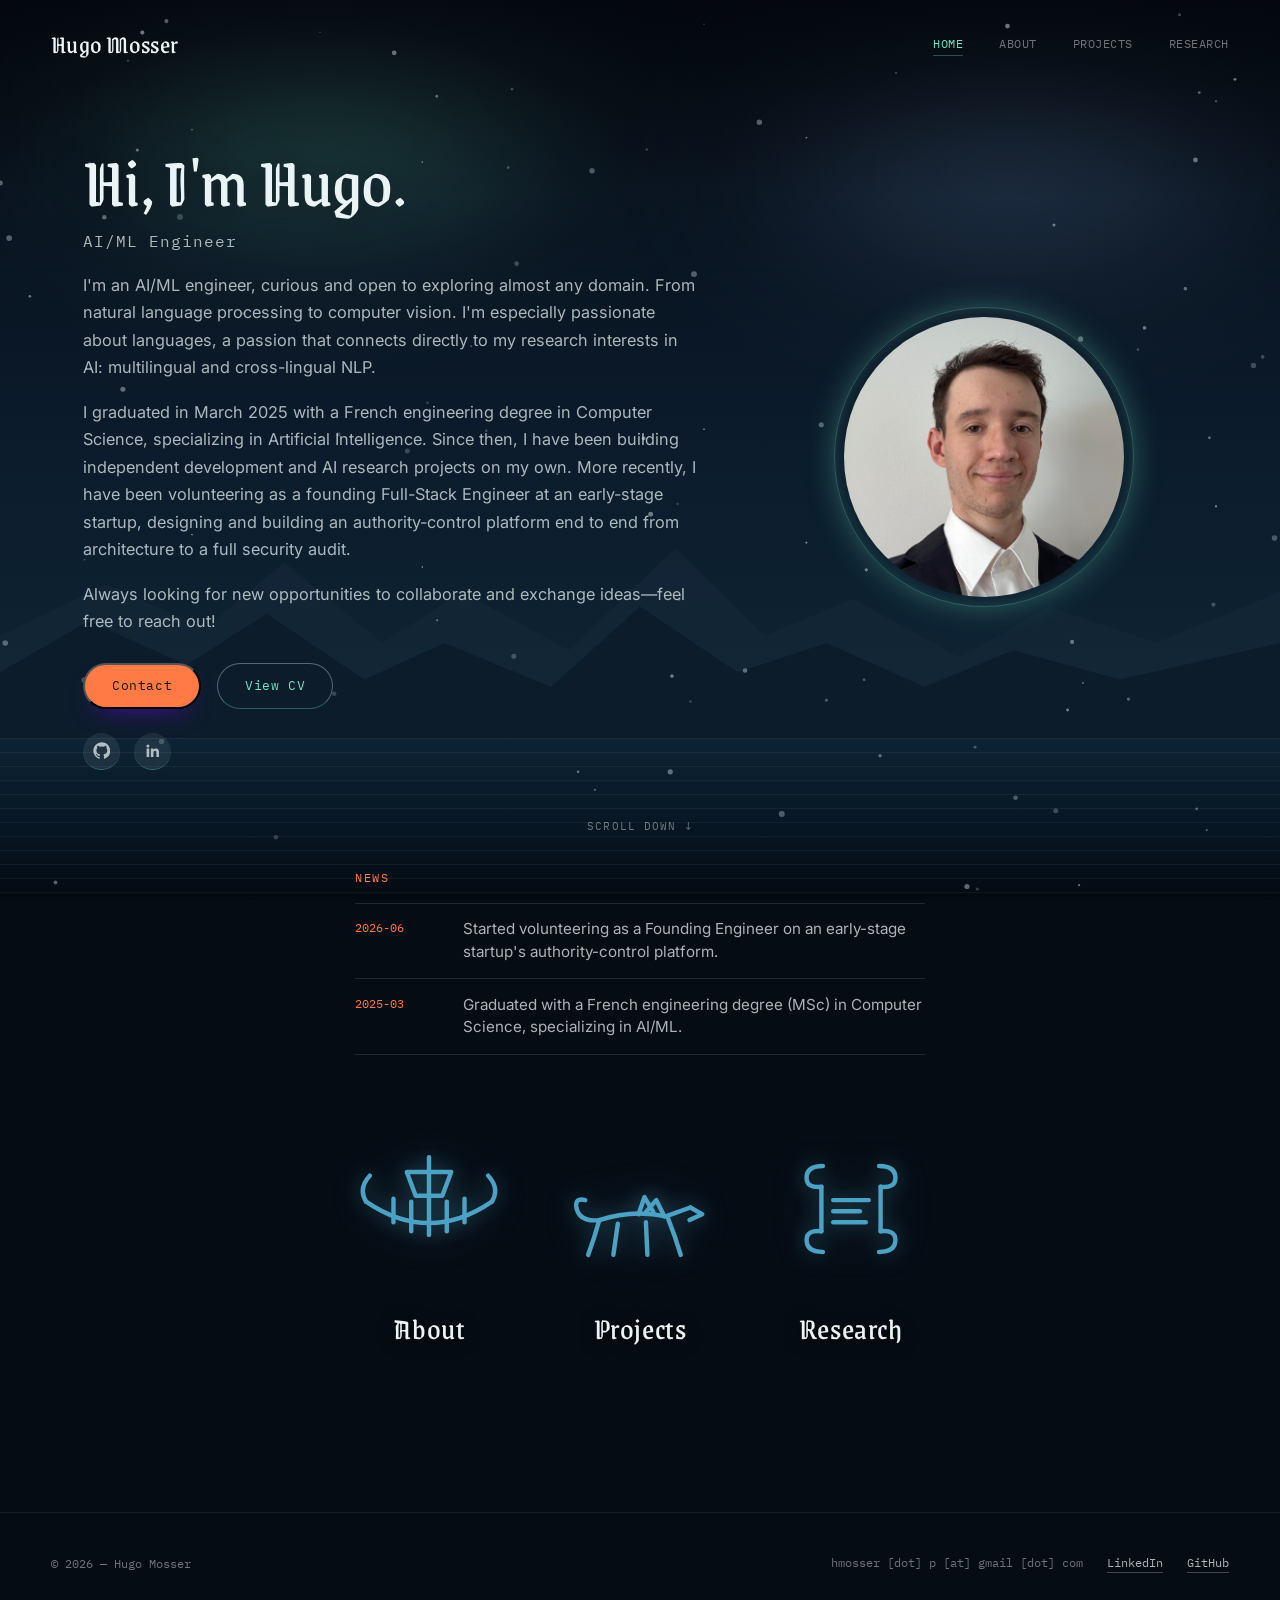
<file: index.html>
<!DOCTYPE html>
<html lang="fr">
<head>
  <meta charset="UTF-8" />
  <meta name="viewport" content="width=device-width, initial-scale=1.0" />
  <title>Hugo Mosser</title>
  <meta name="description" content="HM Portfolio" />
  <link rel="preconnect" href="https://fonts.googleapis.com" />
  <link rel="preconnect" href="https://fonts.gstatic.com" crossorigin />
  <link href="https://fonts.googleapis.com/css2?family=Grenze+Gotisch:wght@400;600;700&family=Fraunces:opsz,wght@9..144,400;9..144,600&family=Inter:wght@400;500&family=IBM+Plex+Mono:wght@400;500&display=swap" rel="stylesheet" />
  <link rel="stylesheet" href="assets/css/main.css" />
  <link rel="stylesheet" href="assets/css/home.css" />
</head>
<body data-page="home">

  <!-- Static Nordic backdrop: night sky, aurora, fjord mountains -->
  <div class="aurora-sky" aria-hidden="true">
    <div class="aurora-sky__stars"></div>
    <div class="aurora-sky__glow aurora-sky__glow--a"></div>
    <div class="aurora-sky__glow aurora-sky__glow--b"></div>
    <svg class="aurora-sky__mountains" viewBox="0 0 1440 320" preserveAspectRatio="none">
      <path d="M0,320 L0,180 L120,110 L230,170 L320,80 L430,190 L520,120 L640,200
               L760,60 L860,180 L960,130 L1080,210 L1180,140 L1300,190 L1440,120 L1440,320 Z"
            fill="#16283a" opacity="0.55"/>
      <path d="M0,320 L0,230 L100,160 L210,220 L300,150 L410,240 L500,190 L620,250
               L720,140 L830,230 L930,190 L1040,250 L1140,200 L1260,240 L1440,190 L1440,320 Z"
            fill="#0d1c2b"/>
    </svg>
    <div class="aurora-sky__water"></div>
  </div>

  <canvas id="ambient-canvas" aria-hidden="true"></canvas>

  <header class="site-header" id="site-header">
    <a href="index.html" class="site-header__mark">Hugo<span> </span>Mosser</a>
    <nav aria-label="Navigation principale">
      <ul class="site-nav">
        <li><a href="index.html" data-page="home" aria-current="page">Home</a></li>
        <li><a href="bio.html" data-page="bio">About</a></li>
        <li><a href="projects.html" data-page="projects">Projects</a></li>
        <li><a href="research.html" data-page="research">Research</a></li>
      </ul>
    </nav>
  </header>

  <main>
    <section class="intro-hero">
      <div class="intro-hero__text">
        <h1>Hi, I'm Hugo.</h1>
        <p class="intro-hero__role">AI/ML Engineer</p>

        <p>
          I'm an AI/ML engineer, curious and open to exploring almost any domain. From natural language
          processing to computer vision. I'm especially passionate about languages, a passion that
          connects directly to my research interests in AI: multilingual and cross-lingual NLP.
        </p>
        <p>
          I graduated in March 2025 with a French engineering degree in Computer Science, specializing
          in Artificial Intelligence. Since then, I have been building independent development and AI
          research projects on my own. More recently, I have been volunteering as a founding Full-Stack Engineer at
          an early-stage startup, designing and building an authority-control platform end to end from
          architecture to a full security audit.
        </p>
        <p>
          Always looking for new opportunities to collaborate and exchange ideas—feel free to reach out!
        </p>

        <div class="intro-hero__actions">
          <button id="email-btn" class="btn btn--primary">Contact</button>
          <a class="btn btn--ghost" href="assets/CV.pdf">View CV</a>
        </div>

        <div class="intro-hero__social" aria-label="Réseaux">
          <a href="https://github.com/strandedDepths" target="_blank" rel="noreferrer" aria-label="GitHub">
            <svg viewBox="0 0 24 24" fill="currentColor"><path d="M12 .5C5.73.5.5 5.73.5 12c0 5.08 3.29 9.38 7.86 10.9.57.1.78-.25.78-.55 0-.27-.01-1.17-.02-2.12-3.2.7-3.88-1.36-3.88-1.36-.52-1.34-1.28-1.7-1.28-1.7-1.05-.72.08-.7.08-.7 1.16.08 1.77 1.2 1.77 1.2 1.03 1.77 2.7 1.26 3.36.96.1-.75.4-1.26.73-1.55-2.55-.29-5.24-1.28-5.24-5.7 0-1.26.45-2.29 1.19-3.09-.12-.29-.52-1.46.11-3.05 0 0 .97-.31 3.18 1.18a11 11 0 0 1 5.8 0c2.2-1.49 3.17-1.18 3.17-1.18.63 1.59.24 2.76.12 3.05.74.8 1.18 1.83 1.18 3.09 0 4.43-2.7 5.4-5.27 5.68.41.36.78 1.06.78 2.14 0 1.55-.01 2.79-.01 3.17 0 .3.2.66.79.55A10.51 10.51 0 0 0 23.5 12C23.5 5.73 18.27.5 12 .5Z"/></svg>
          </a>
          <a href="https://www.linkedin.com/in/hugo-mosser/" target="_blank" rel="noreferrer" aria-label="LinkedIn">
            <svg viewBox="0 0 24 24" fill="currentColor"><path d="M20.45 20.45h-3.55v-5.57c0-1.33-.02-3.03-1.85-3.03-1.86 0-2.14 1.45-2.14 2.94v5.66H9.35V9h3.41v1.56h.05c.48-.9 1.63-1.85 3.36-1.85 3.6 0 4.27 2.37 4.27 5.45v6.29ZM5.34 7.43a2.06 2.06 0 1 1 0-4.12 2.06 2.06 0 0 1 0 4.12ZM7.12 20.45H3.56V9h3.56v11.45Z"/></svg>
          </a>
        </div>
      </div>

      <div class="intro-hero__photo">
        <div class="intro-photo-frame">
          <img src="assets/images/pp.jpg" alt="Hugo Mosser" />
          
        </div>
      </div>
    </section>

    <p class="page-hint">Scroll Down ↓</p>

    <section class="news" aria-label="Actualités">
      <p class="eyebrow">News</p>
      <ul class="news-list" id="news-list">
        <!-- populated by home.js from assets/js/data/news.js -->
      </ul>
    </section>

    <section class="home-stage">
      

      <div class="slits" aria-label="Sections du site">

        <a class="slit-group slit-group--bio" href="bio.html" data-title="Bio">
          <span class="slit" aria-hidden="true">
            <svg class="glyph-icon" viewBox="0 0 200 200" fill="none" xmlns="http://www.w3.org/2000/svg">
              <path d="M15,90 Q100,148 185,90" />
              <path d="M15,90 Q4,72 20,55" />
              <path d="M185,90 Q196,72 180,55" />
              <line x1="52" y1="118" x2="52" y2="86" />
              <line x1="76" y1="130" x2="76" y2="90" />
              <line x1="100" y1="135" x2="100" y2="30" />
              <line x1="124" y1="130" x2="124" y2="90" />
              <line x1="148" y1="118" x2="148" y2="86" />
              <path d="M70,50 L130,50 L118,82 L82,82 Z" />
            </svg>
          </span>
          <span class="slit-title-wrap">
            <canvas class="slit-particles" aria-hidden="true"></canvas>
            <span class="slit-title">About</span>
          </span>
        </a>

        <a class="slit-group slit-group--projects" href="projects.html" data-title="Projects">
          <span class="slit" aria-hidden="true">
            <svg class="glyph-icon" viewBox="0 0 200 200" fill="none" xmlns="http://www.w3.org/2000/svg">
              <path d="M45,115 Q90,100 135,110 L168,98" />
              <path d="M168,98 L184,107 L167,115" />
              <path d="M133,110 L122,88 L108,104" />
              <path d="M118,104 L106,84 L98,107" />
              <circle cx="150" cy="104" r="2.4" fill="currentColor" stroke="none" />
              <path d="M45,115 Q38,140 30,162" />
              <path d="M70,120 L64,162" />
              <path d="M108,118 L110,162" />
              <path d="M138,113 Q148,138 155,162" />
              <path d="M45,115 Q18,118 14,98 Q12,84 26,88" />
            </svg>
          </span>
          <span class="slit-title-wrap">
            <canvas class="slit-particles" aria-hidden="true"></canvas>
            <span class="slit-title">Projects</span>
          </span>
        </a>

        <a class="slit-group slit-group--research" href="research.html" data-title="Research">
          <span class="slit" aria-hidden="true">
            <svg class="glyph-icon" viewBox="0 0 200 200" fill="none" xmlns="http://www.w3.org/2000/svg">
              <path d="M62,42 Q40,42 40,58 Q40,72 60,70" />
              <path d="M62,158 Q40,158 40,142 Q40,128 60,130" />
              <path d="M138,42 Q160,42 160,58 Q160,72 140,70" />
              <path d="M138,158 Q160,158 160,142 Q160,128 140,130" />
              <path d="M60,70 L60,130 M140,70 L140,130" />
              <line x1="76" y1="88" x2="124" y2="88" />
              <line x1="76" y1="103" x2="112" y2="103" />
              <line x1="76" y1="118" x2="120" y2="118" />
            </svg>
          </span>
          <span class="slit-title-wrap">
            <canvas class="slit-particles" aria-hidden="true"></canvas>
            <span class="slit-title">Research</span>
          </span>
        </a>

      </div>
    </section>

  </main>

  <footer class="site-footer">
    <span>© <span id="year"></span> — Hugo Mosser</span>
    <div class="site-footer__links">
      hmosser [dot] p [at] gmail [dot] com
      <a href="https://www.linkedin.com/in/hugo-mosser/" target="_blank" rel="noreferrer">LinkedIn</a>
      <a href="https://github.com/strandedDepths" target="_blank" rel="noreferrer">GitHub</a>
    </div>
  </footer>

  <script src="assets/js/snow.js"></script>
  <script src="assets/js/main.js"></script>
  <script type="module" src="assets/js/home.js"></script>
  <script>document.getElementById("year").textContent = new Date().getFullYear();</script>
</body>
</html>
</file>
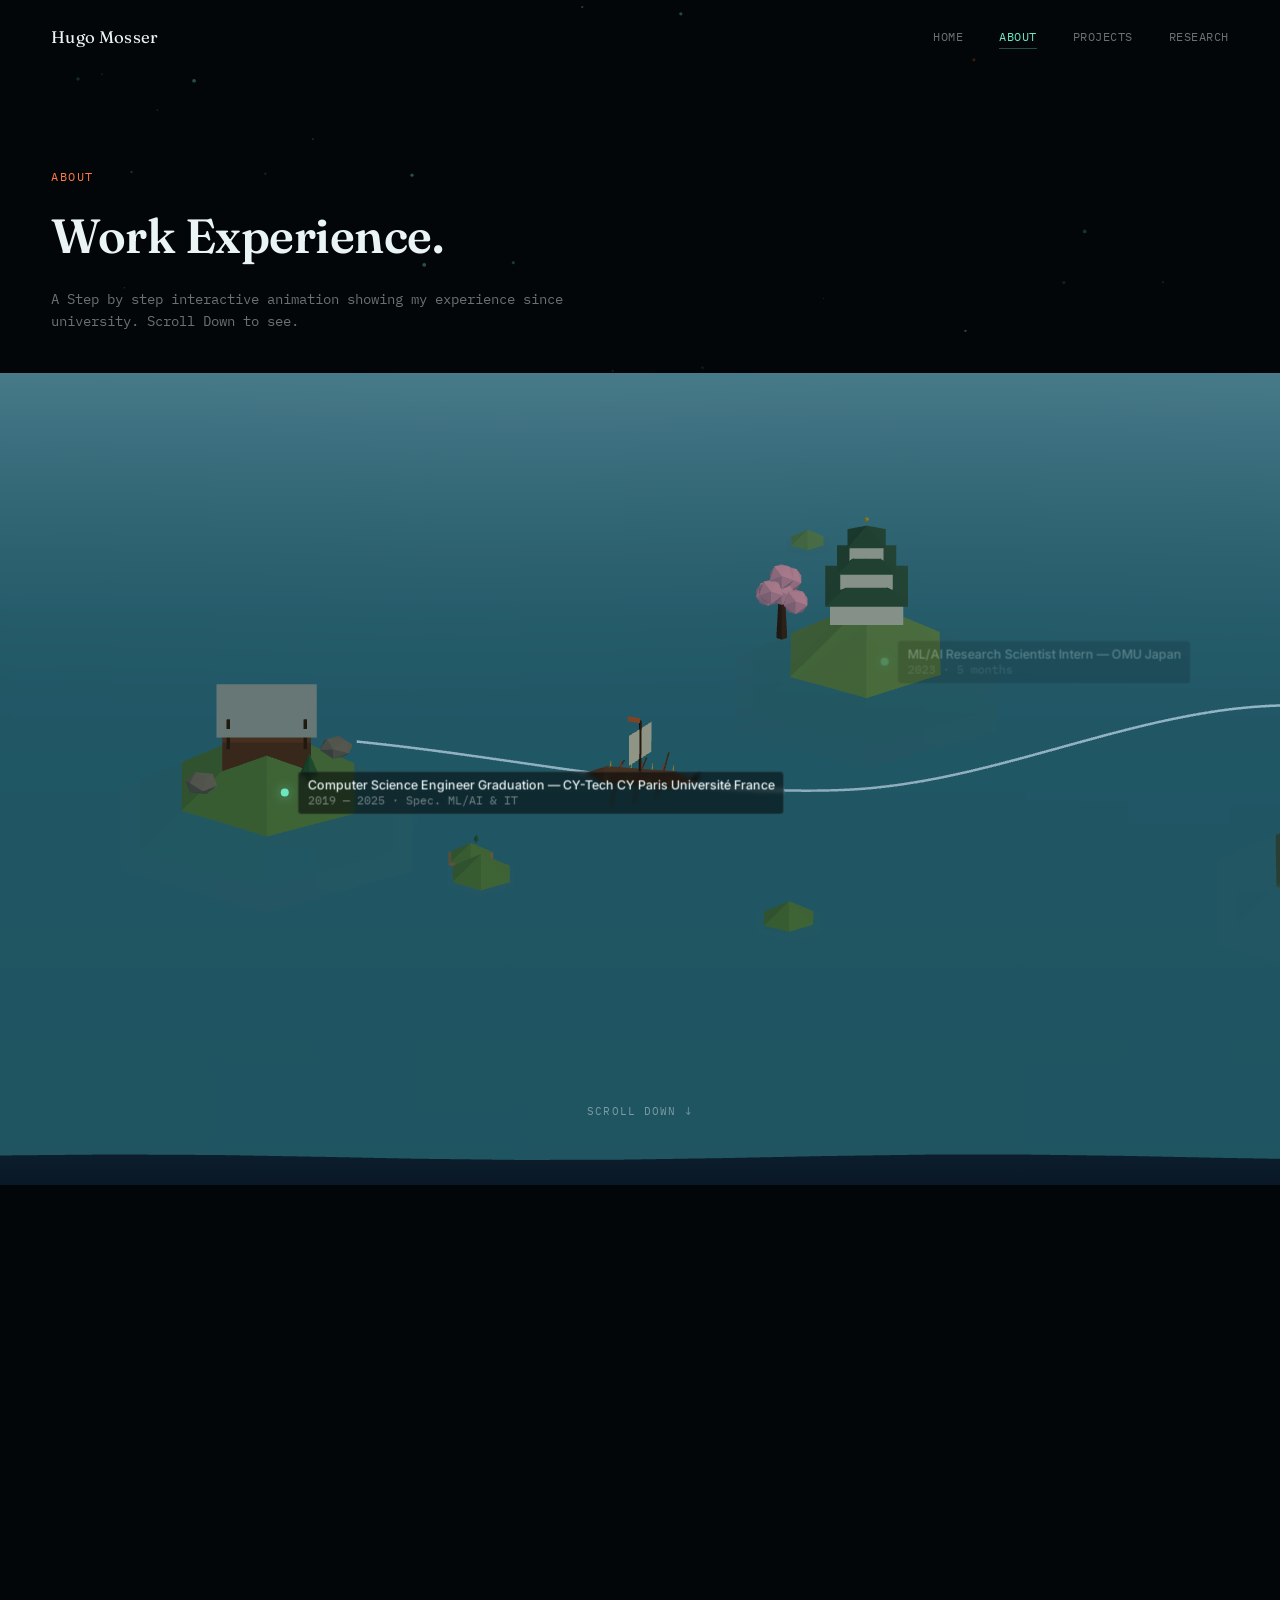
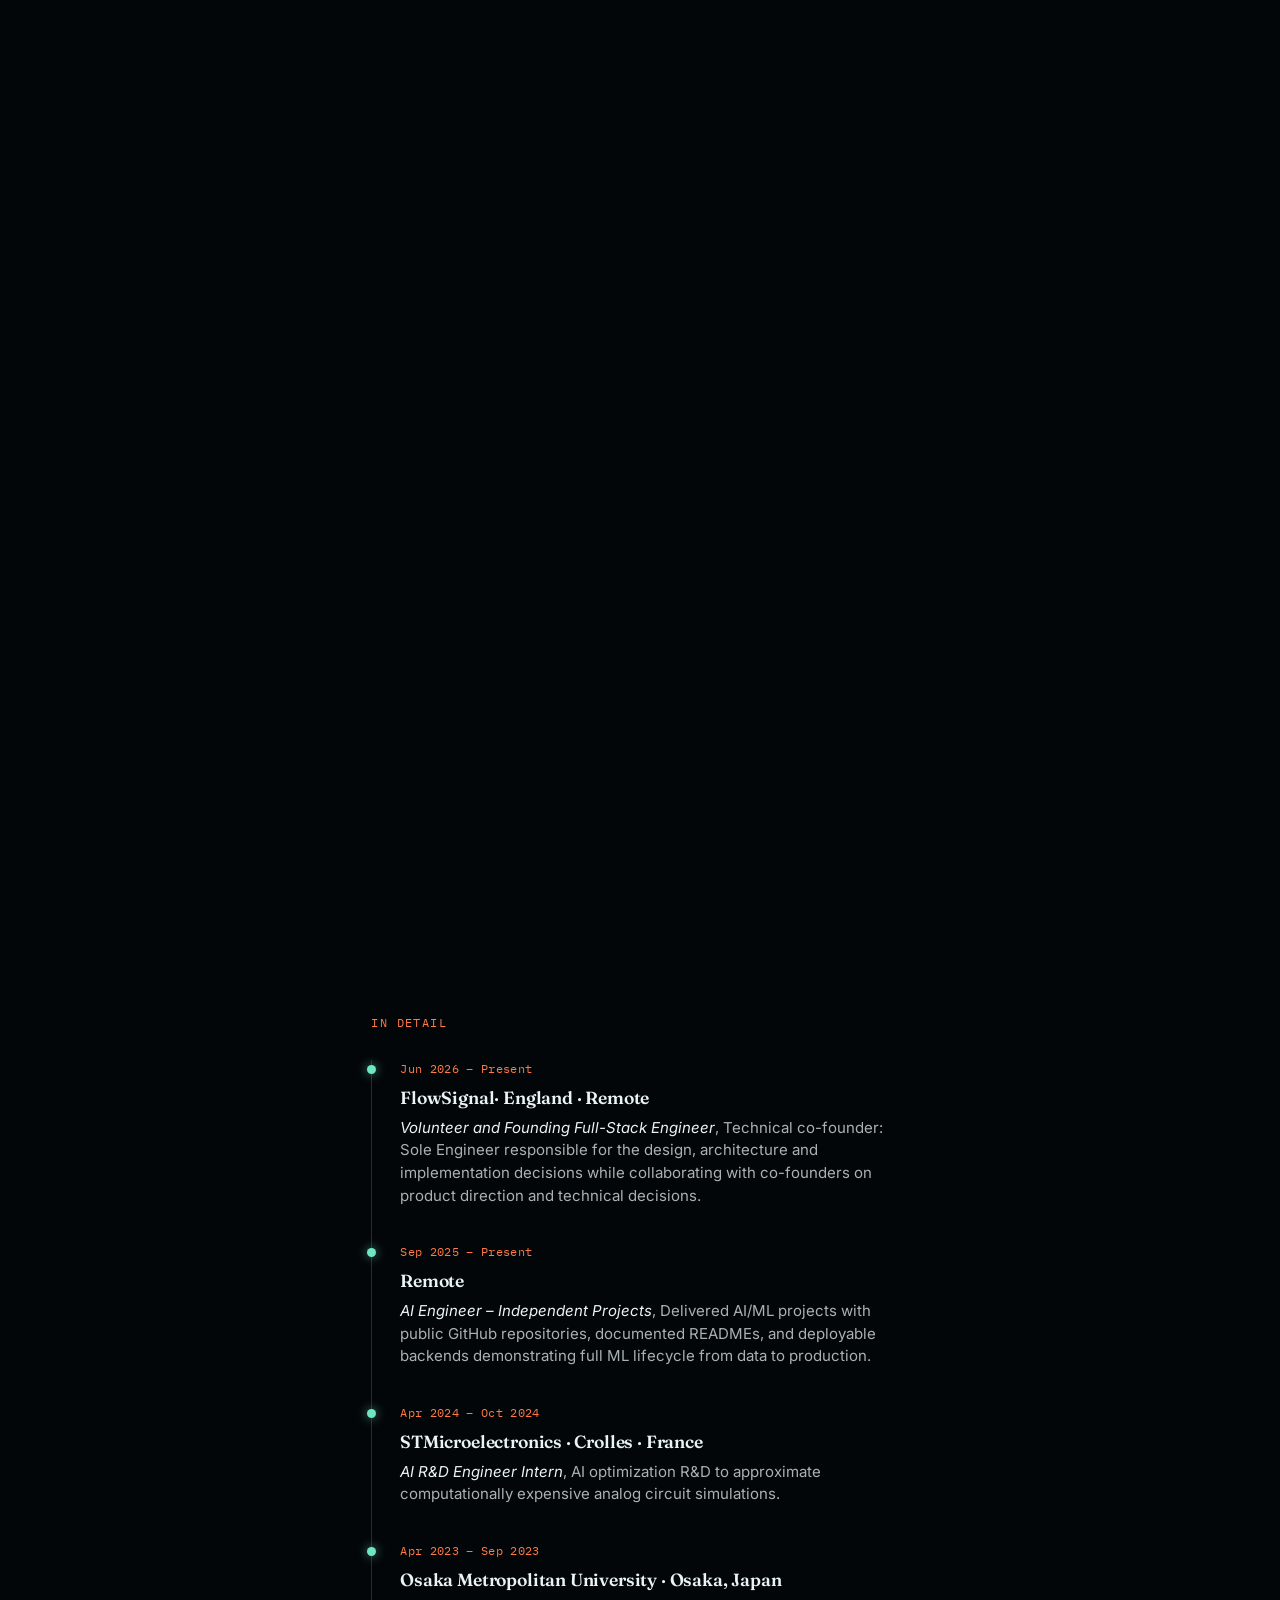
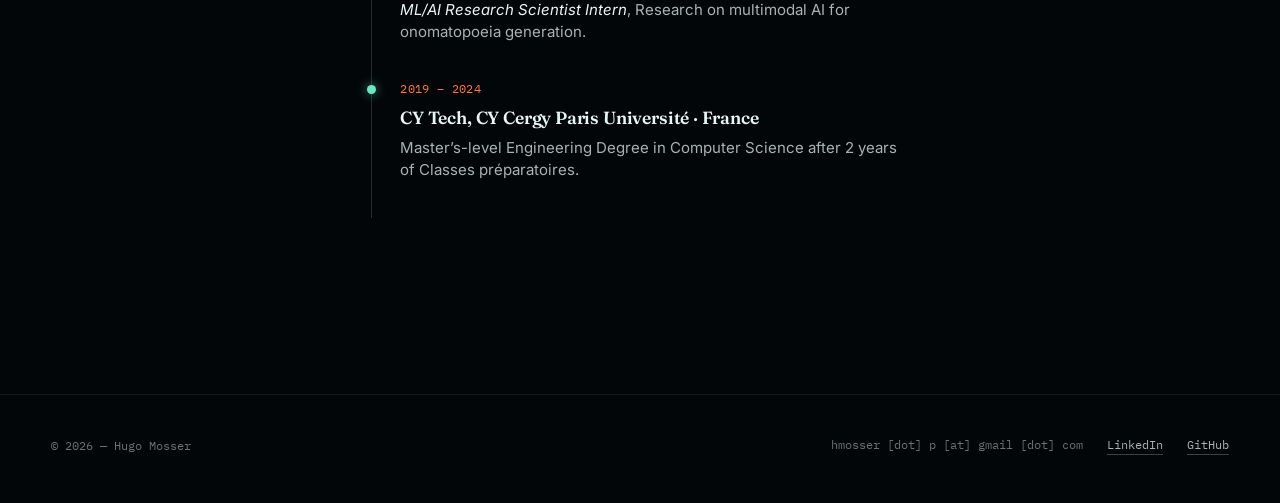
<file: bio.html>
<!DOCTYPE html>
<html lang="fr">
<head>
  <meta charset="UTF-8" />
  <meta name="viewport" content="width=device-width, initial-scale=1.0" />
  <title>Hugo Mosser</title>
  <meta name="description" content="Bio" />
  <link rel="preconnect" href="https://fonts.googleapis.com" />
  <link rel="preconnect" href="https://fonts.gstatic.com" crossorigin />
  <link href="https://fonts.googleapis.com/css2?family=Fraunces:opsz,wght@9..144,400;9..144,600&family=Inter:wght@400;500&family=IBM+Plex+Mono:wght@400;500&display=swap" rel="stylesheet" />
  <link rel="stylesheet" href="assets/css/main.css" />
  <link rel="stylesheet" href="assets/css/bio.css" />
</head>
<body data-page="bio">
  <canvas id="ambient-canvas" aria-hidden="true"></canvas>

  <header class="site-header" id="site-header">
    <a href="index.html" class="site-header__mark">Hugo<span> </span>Mosser</a>
    <nav aria-label="Navigation principale">
      <ul class="site-nav">
        <li><a href="index.html" data-page="home">Home</a></li>
        <li><a href="bio.html" data-page="bio" aria-current="page">About</a></li>
        <li><a href="projects.html" data-page="projects">Projects</a></li>
        <li><a href="research.html" data-page="research">Research</a></li>
      </ul>
    </nav>
  </header>

  <main>
    <section class="dive-intro">
      <p class="eyebrow">About</p>
      <h1>Work Experience.</h1>
      <p class="dive-intro__sub">A Step by step interactive animation showing my experience since university. Scroll Down to see.</p>
    </section>

    <section class="dive-track" id="dive-track">
      <div class="dive-scene" id="dive-scene">
        <canvas id="bio-canvas" aria-hidden="true"></canvas>
        <div class="dive-labels" id="dive-labels" aria-hidden="true"></div>
        <p class="dive-hint">Scroll Down ↓</p>
      </div>
    </section>

    <!-- Accessible / no-JS / no-WebGL / reduced-motion fallback -->
    <section class="timeline-fallback" id="timeline-fallback">
      <h2 class="visually-hidden">Étapes du parcours</h2>
      <ol class="timeline-list" id="timeline-list"></ol>
    </section>

    <section class="bio-education">
      <p class="eyebrow">In detail</p>
      <ol class="edu-timeline">
        <li>
          <span class="edu-dates">Jun 2026 – Present</span>
          <h3>FlowSignal· England · Remote</h3>
          <p><em>Volunteer and Founding Full-Stack Engineer</em>, Technical co-founder: Sole Engineer responsible for the design, architecture and implementation decisions while collaborating with co-founders on product direction and technical decisions.</p>
        </li>
        <li>
          <span class="edu-dates">Sep 2025 – Present</span>
          <h3>Remote</h3>
          <p><em>AI Engineer – Independent Projects</em>, Delivered AI/ML projects with public GitHub repositories, documented READMEs, and deployable backends demonstrating full ML lifecycle from data to production.</p>
        </li>
        <li>
          <span class="edu-dates">Apr 2024 – Oct 2024</span>
          <h3>STMicroelectronics · Crolles · France</h3>
          <p><em>AI R&D Engineer Intern</em>, AI optimization R&D to approximate computationally expensive analog circuit simulations.</p>
        </li>
        <li>
          <span class="edu-dates">Apr 2023 – Sep 2023</span>
          <h3>Osaka Metropolitan University · Osaka, Japan</h3>
          <p><em>ML/AI Research Scientist Intern</em>, Research on multimodal AI for onomatopoeia generation.</p>
        </li>
        <li>
          <span class="edu-dates">2019 – 2024</span>
          <h3>CY Tech, CY Cergy Paris Université · France</h3>
          <p>Master’s-level Engineering Degree in Computer Science after 2 years of Classes préparatoires.</p>
        </li>
      </ol>
    </section>
  </main>

  <footer class="site-footer">
    <span>© <span id="year"></span> — Hugo Mosser</span>
    <div class="site-footer__links">
      hmosser [dot] p [at] gmail [dot] com
      <a href="https://www.linkedin.com/in/hugo-mosser/" target="_blank" rel="noreferrer">LinkedIn</a>
      <a href="https://github.com/strandedDepths" target="_blank" rel="noreferrer">GitHub</a>
    </div>
  </footer>

  <script src="assets/js/ambient.js"></script>
  <script src="assets/js/main.js"></script>
  <script type="module" src="assets/js/bio-scene.js"></script>
  <script>document.getElementById("year").textContent = new Date().getFullYear();</script>
</body>
</html>
</file>
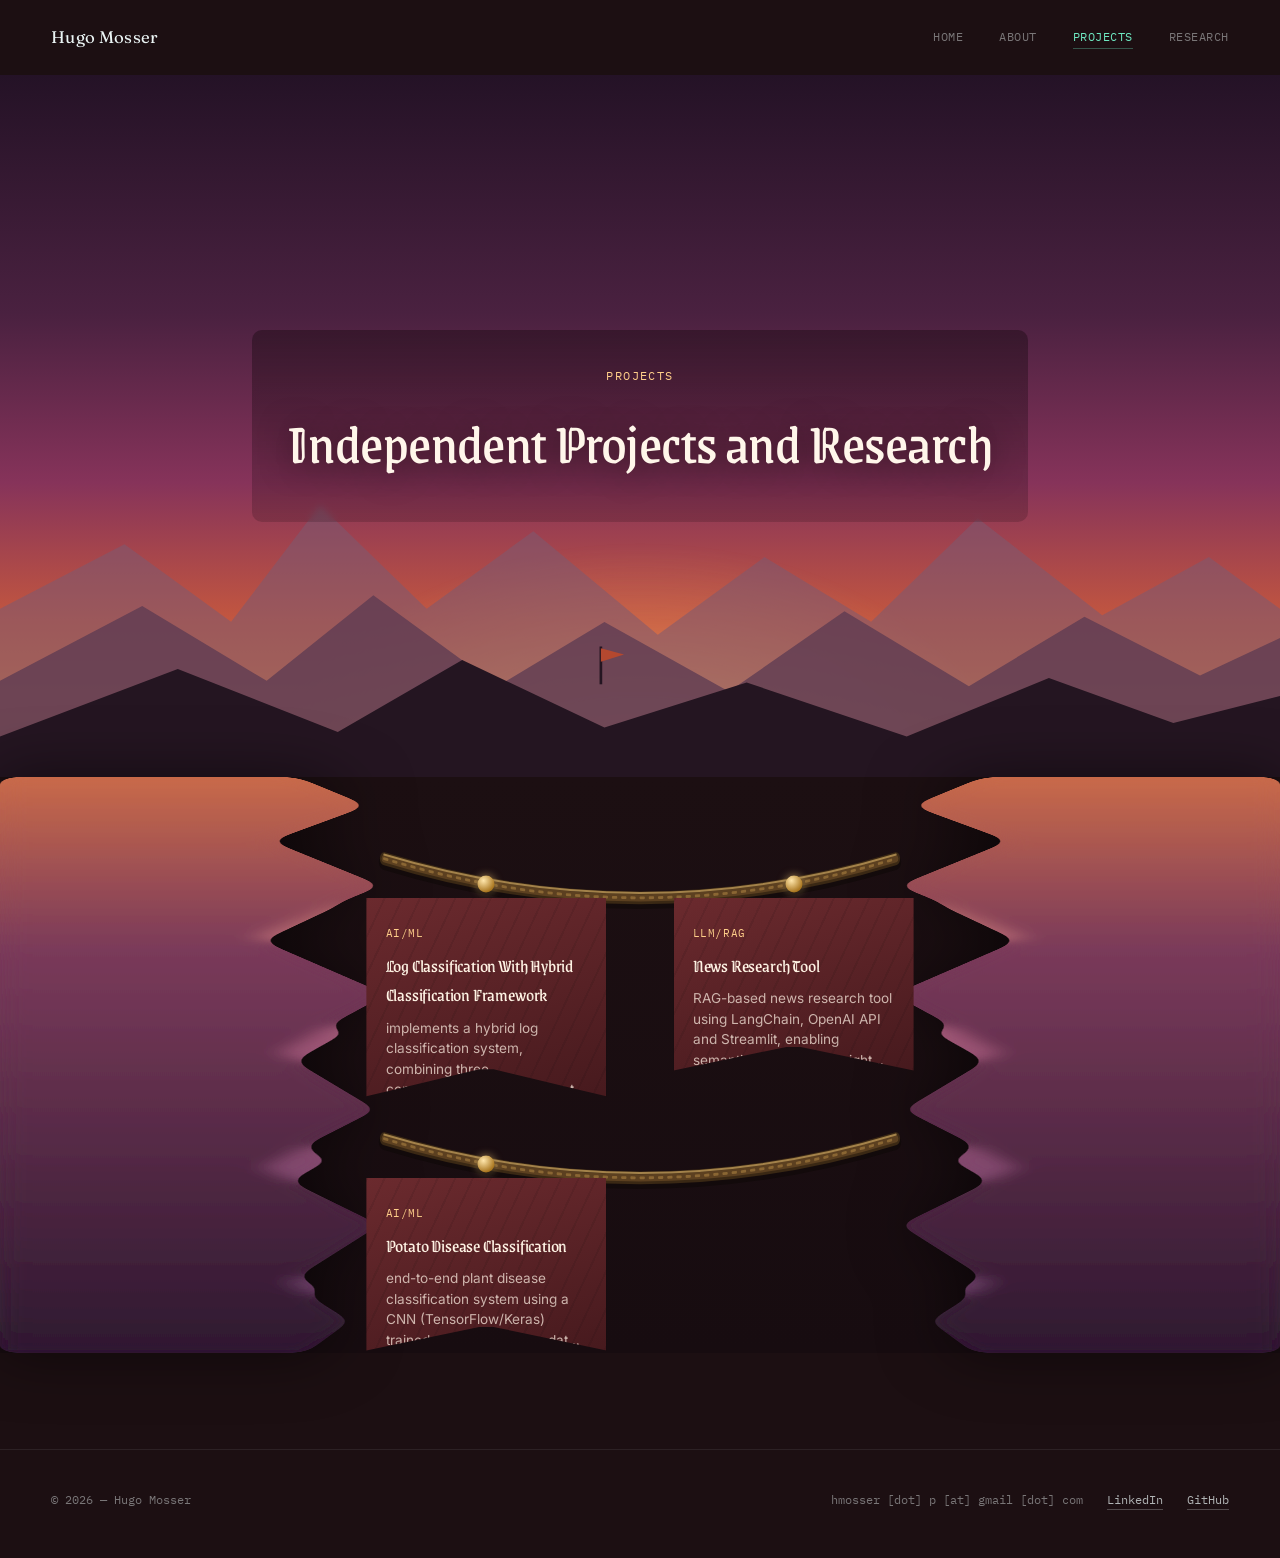
<file: projects.html>
<!DOCTYPE html>
<html lang="fr">
<head>
  <meta charset="UTF-8" />
  <meta name="viewport" content="width=device-width, initial-scale=1.0" />
  <title>Hugo Mosser</title>
  <meta name="description" content="Projets — hauts faits présentés au crépuscule, au-dessus des montagnes." />
  <link rel="preconnect" href="https://fonts.googleapis.com" />
  <link rel="preconnect" href="https://fonts.gstatic.com" crossorigin />
  <link href="https://fonts.googleapis.com/css2?family=Grenze+Gotisch:wght@400;600;700&family=Fraunces:opsz,wght@9..144,400;9..144,600&family=Inter:wght@400;500&family=IBM+Plex+Mono:wght@400;500&display=swap" rel="stylesheet" />
  <link rel="stylesheet" href="assets/css/main.css" />
  <link rel="stylesheet" href="assets/css/projects.css" />
</head>
<body data-page="projects">
  <canvas id="ambient-canvas" aria-hidden="true"></canvas>

  <header class="site-header" id="site-header">
    <a href="index.html" class="site-header__mark">Hugo<span> </span>Mosser</a>
    <nav aria-label="Navigation principale">
      <ul class="site-nav">
        <li><a href="index.html" data-page="home">Home</a></li>
        <li><a href="bio.html" data-page="bio">About</a></li>
        <li><a href="projects.html" data-page="projects" aria-current="page">Projects</a></li>
        <li><a href="research.html" data-page="research">Research</a></li>
      </ul>
    </nav>
  </header>

  <main>
    <section class="quest-hero">
      <div class="quest-sky">
        <div class="quest-sky__glow"></div>
        <div class="quest-birds" aria-hidden="true">
          <svg viewBox="0 0 60 20"><path d="M2,14 Q8,4 14,14 Q20,4 26,14" fill="none" stroke="#2a1420" stroke-width="1.6" stroke-linecap="round"/></svg>
          <svg viewBox="0 0 60 20"><path d="M2,14 Q8,4 14,14 Q20,4 26,14" fill="none" stroke="#2a1420" stroke-width="1.6" stroke-linecap="round"/></svg>
          <svg viewBox="0 0 60 20"><path d="M2,14 Q8,4 14,14 Q20,4 26,14" fill="none" stroke="#2a1420" stroke-width="1.6" stroke-linecap="round"/></svg>
        </div>
      </div>

      <svg class="quest-mountains quest-mountains--far" viewBox="0 0 1440 320" preserveAspectRatio="none">
        <path d="M0,320 L0,190 L140,140 L260,200 L360,110 L480,190 L600,130 L740,210 L860,150 L980,200 L1100,120 L1240,195 L1360,150 L1440,190 L1440,320 Z" fill="#7c5a72" opacity="0.55"/>
      </svg>
      <svg class="quest-mountains quest-mountains--mid" viewBox="0 0 1440 320" preserveAspectRatio="none">
        <path d="M0,320 L0,230 L160,160 L300,230 L420,150 L560,235 L680,175 L820,240 L950,165 L1090,235 L1220,170 L1350,225 L1440,190 L1440,320 Z" fill="#5b3a52" opacity="0.75"/>
      </svg>
      <svg class="quest-mountains quest-mountains--near" viewBox="0 0 1440 300" preserveAspectRatio="none">
        <path d="M0,300 L0,255 L200,180 L380,250 L520,170 L680,245 L840,195 L1020,255 L1180,190 L1320,240 L1440,210 L1440,300 Z" fill="#241521"/>
        <!-- a lone standing banner on the nearest peak -->
        <g transform="translate(676,155)">
          <line x1="0" y1="0" x2="0" y2="42" stroke="#241521" stroke-width="3"/>
          <path d="M0,2 L26,9 L0,17 Z" fill="#b5482f"/>
        </g>
      </svg>

      <div class="quest-hero__copy">
        <p class="eyebrow">Projects</p>
        <h1>Independent Projects and Research</h1>
        <!--<p class="quest-hero__sub"> Projects and Researchs .</p> -->
      </div>
    </section>

    <section class="quest-board">
      <svg class="quest-canyon quest-canyon--left" viewBox="0 0 220 900" preserveAspectRatio="none" aria-hidden="true">
        <defs>
          <linearGradient id="canyonBack" x1="0" y1="0" x2="0" y2="1">
            <stop offset="0%" stop-color="#e0925a"/>
            <stop offset="35%" stop-color="#a85a78"/>
            <stop offset="100%" stop-color="#5a3560"/>
          </linearGradient>
          <linearGradient id="canyonFront" x1="0" y1="0" x2="0" y2="1">
            <stop offset="0%" stop-color="#c96a4a"/>
            <stop offset="30%" stop-color="#7a3a5a"/>
            <stop offset="100%" stop-color="#2e1830"/>
          </linearGradient>
          <filter id="roundRock" x="-20%" y="-5%" width="140%" height="110%">
            <feGaussianBlur in="SourceGraphic" stdDeviation="7" result="blur"/>
            <feColorMatrix in="blur" mode="matrix"
              values="1 0 0 0 0
                      0 1 0 0 0
                      0 0 1 0 0
                      0 0 0 24 -11" result="rounded"/>
          </filter>
        </defs>
        <g filter="url(#roundRock)">
          <path d="M0,0 L145,0 L185,55 L130,120 L195,200 L120,300 L200,400 L135,500 L190,600 L125,700 L185,800 L150,860 L165,900 L0,900 Z" fill="url(#canyonBack)" opacity="0.75"/>
          <path d="M0,0 L170,0 L210,45 L155,100 L218,170 L145,250 L221,340 L160,430 L215,520 L150,610 L217,700 L165,790 L200,850 L175,900 L0,900 Z" fill="url(#canyonFront)"/>
        </g>
      </svg>
      <svg class="quest-canyon quest-canyon--right" viewBox="0 0 220 900" preserveAspectRatio="none" aria-hidden="true">
        <g filter="url(#roundRock)">
          <path d="M0,0 L145,0 L185,55 L130,120 L195,200 L120,300 L200,400 L135,500 L190,600 L125,700 L185,800 L150,860 L165,900 L0,900 Z" fill="url(#canyonBack)" opacity="0.75"/>
          <path d="M0,0 L170,0 L210,45 L155,100 L218,170 L145,250 L221,340 L160,430 L215,520 L150,610 L217,700 L165,790 L200,850 L175,900 L0,900 Z" fill="url(#canyonFront)"/>
        </g>
      </svg>

      <div class="quest-lines" id="quest-lines">
        <!-- populated by projects.js -->
      </div>
    </section>

    <div class="paper-modal" id="paper-modal" aria-hidden="true">
      <div class="paper-modal__backdrop" data-close></div>
      <div class="paper-modal__panel" role="dialog" aria-modal="true" aria-labelledby="paper-modal-title">
        <button class="paper-modal__close" type="button" data-close aria-label="Fermer">×</button>
        <span class="eyebrow paper-modal__venue" id="paper-modal-venue"></span>
        <h2 id="paper-modal-title"></h2>
        <p class="paper-modal__abstract" id="paper-modal-abstract"></p>
        <div class="paper-modal__links">
          <a class="paper-modal__link" id="paper-modal-repo" href="#" target="_blank" rel="noreferrer">Repository →</a>
          <a class="paper-modal__link" id="paper-modal-docs" href="#" target="_blank" rel="noreferrer">Docs →</a>
        </div>
      </div>
    </div>
  </main>

  <footer class="site-footer">
    <span>© <span id="year"></span> — Hugo Mosser</span>
    <div class="site-footer__links">
      hmosser [dot] p [at] gmail [dot] com
      <a href="https://www.linkedin.com/in/hugo-mosser/" target="_blank" rel="noreferrer">LinkedIn</a>
      <a href="https://github.com/strandedDepths" target="_blank" rel="noreferrer">GitHub</a>
    </div>
  </footer>

  <script src="assets/js/embers.js"></script>
  <script src="assets/js/main.js"></script>
  <script type="module" src="assets/js/projects.js"></script>
  <script>document.getElementById("year").textContent = new Date().getFullYear();</script>
</body>
</html>
</file>
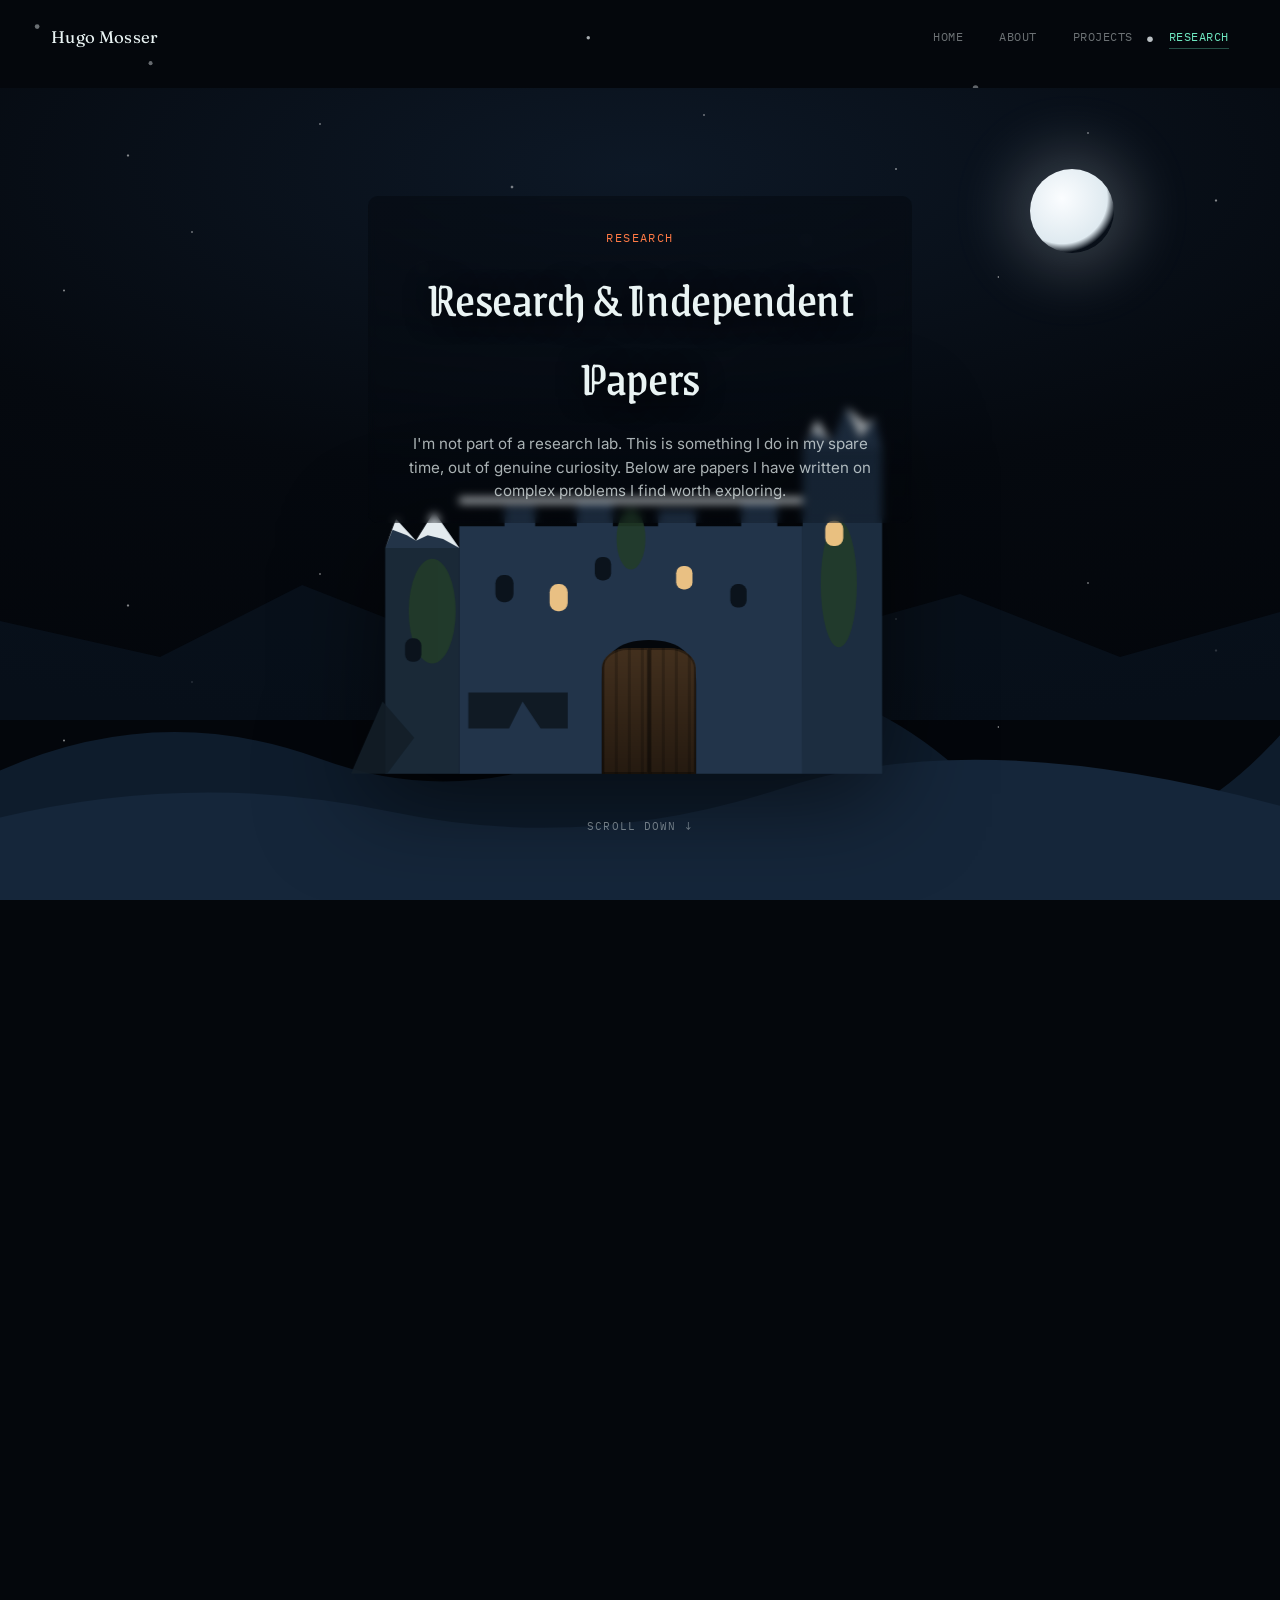
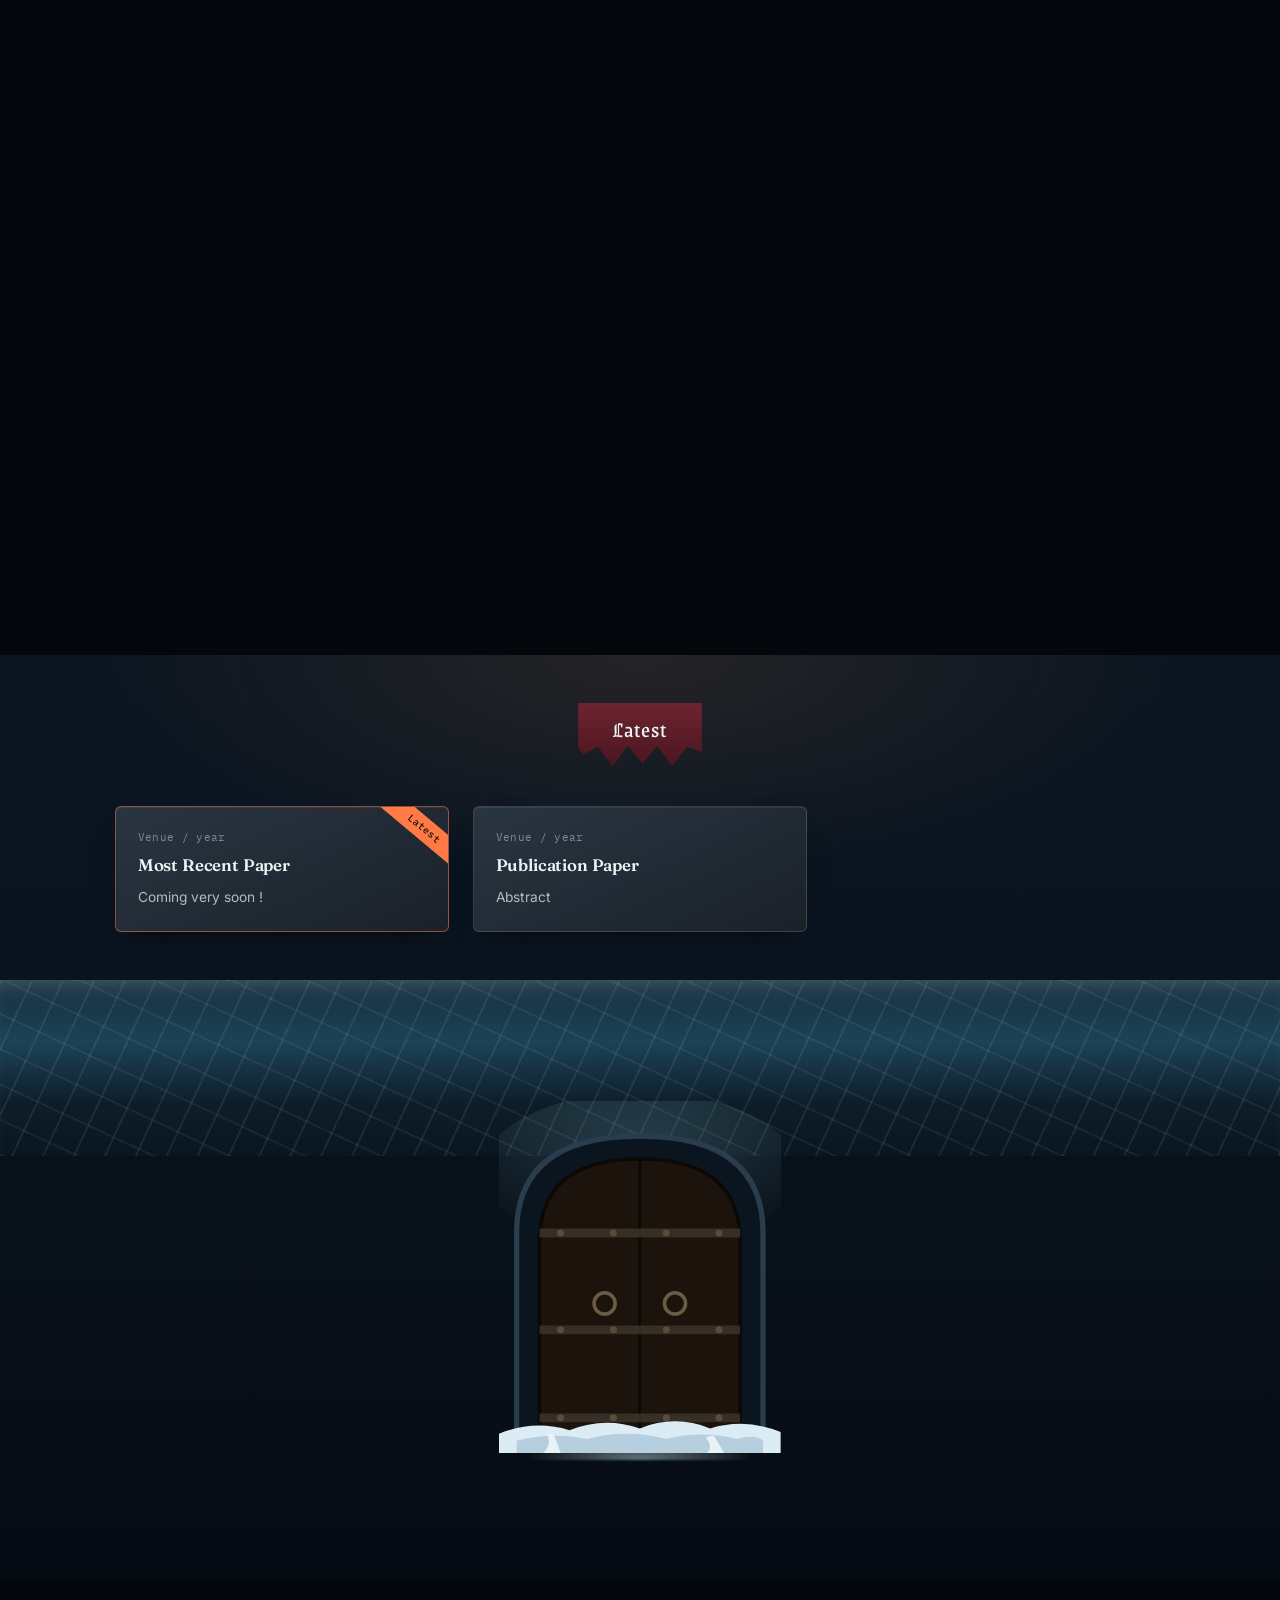
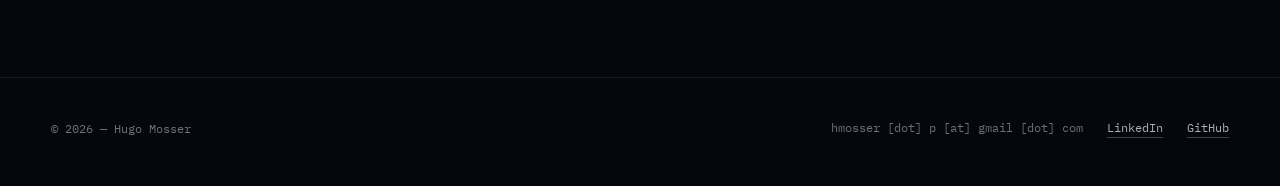
<file: research.html>
<!DOCTYPE html>
<html lang="fr">
<head>
  <meta charset="UTF-8" />
  <meta name="viewport" content="width=device-width, initial-scale=1.0" />
  <title>Hugo Mosser</title>
  <meta name="description" content="Publications de recherche — un château gelé, franchi de nuit jusqu'à ses archives." />
  <link rel="preconnect" href="https://fonts.googleapis.com" />
  <link rel="preconnect" href="https://fonts.gstatic.com" crossorigin />
  <link href="https://fonts.googleapis.com/css2?family=Grenze+Gotisch:wght@400;600;700&family=Fraunces:opsz,wght@9..144,400;9..144,600&family=Inter:wght@400;500&family=IBM+Plex+Mono:wght@400;500&display=swap" rel="stylesheet" />
  <link rel="stylesheet" href="assets/css/main.css" />
  <link rel="stylesheet" href="assets/css/research.css" />
</head>
<body data-page="research">
  <canvas id="ambient-canvas" aria-hidden="true"></canvas>

  <header class="site-header" id="site-header">
    <a href="index.html" class="site-header__mark">Hugo<span> </span>Mosser</a>
    <nav aria-label="Navigation principale">
      <ul class="site-nav">
        <li><a href="index.html" data-page="home">Home</a></li>
        <li><a href="bio.html" data-page="bio">About</a></li>
        <li><a href="projects.html" data-page="projects">Projects</a></li>
        <li><a href="research.html" data-page="research" aria-current="page">Research</a></li>
      </ul>
    </nav>
  </header>

  <main>
    
    <section class="castle-track" id="castle-track">
      <div class="castle-scene" id="castle-scene">

        <div class="castle-sky">
          <div class="castle-stars"></div>
          <div class="castle-moon"></div>
        </div>

        <svg class="castle-mountains" viewBox="0 0 1440 220" preserveAspectRatio="none">
          <path d="M0,220 L0,110 L180,150 L340,70 L520,140 L700,50 L900,130 L1080,80 L1260,150 L1440,100 L1440,220 Z" fill="#0a1420"/>
        </svg>

        <svg class="castle-hill" viewBox="0 0 1440 260" preserveAspectRatio="none">
          <path d="M0,260 L0,150 Q180,90 360,140 T720,110 T1080,150 T1440,120 L1440,260 Z" fill="#0e1c2c"/>
          <path d="M0,260 L0,190 Q220,150 440,185 T880,165 T1440,180 L1440,260 Z" fill="#15263a"/>
        </svg>

        <div class="castle-rig" id="castle-rig">
          <svg class="castle-body" viewBox="0 0 680 560" preserveAspectRatio="xMidYMax meet">
            <defs>
              <radialGradient id="windowGlow" cx="50%" cy="50%" r="50%">
                <stop offset="0%" stop-color="#ffcf8a" stop-opacity="0.9"/>
                <stop offset="100%" stop-color="#ffcf8a" stop-opacity="0"/>
              </radialGradient>
            </defs>

            <!-- right tower: tall, jagged broken crown -->
            <rect x="520" y="150" width="88" height="360" fill="#1c2d40"/>
            <polygon points="520,150 536,118 552,144 568,104 584,138 600,116 608,150" fill="#26394f"/>

            <!-- left tower: partly collapsed, shorter, rubble at its foot -->
            <rect x="58" y="260" width="82" height="250" fill="#1a2937"/>
            <polygon points="58,260 70,228 92,252 112,220 140,260" fill="#233448"/>
            <polygon points="20,510 55,430 90,470 60,510" fill="#131e29" opacity="0.9"/>
            <polygon points="140,510 175,460 205,510" fill="#131e29" opacity="0.8"/>

            <!-- central keep, broken along its top edge -->
            <polygon points="140,236 190,236 190,214 224,214 224,236 270,236 270,206 310,206 310,236
                              360,236 360,218 402,218 402,236 452,236 452,210 492,210 492,236 520,236
                              520,510 140,510" fill="#22344a"/>

            <!-- collapsed section of wall, low rubble to the left of the gate -->
            <polygon points="150,420 150,460 195,460 210,430 230,460 260,460 260,420" fill="#101a24"/>

            <!-- ivy -->
            <g fill="#233d29" opacity="0.85">
              <ellipse cx="110" cy="330" rx="26" ry="58"/>
              <ellipse cx="560" cy="300" rx="20" ry="70"/>
              <ellipse cx="330" cy="250" rx="16" ry="34"/>
            </g>

            <!-- windows: a few dark and broken, one or two still lit -->
            <g fill="#0b131c">
              <rect x="180" y="290" width="20" height="30" rx="9"/>
              <rect x="290" y="270" width="18" height="26" rx="8"/>
              <rect x="440" y="300" width="18" height="26" rx="8"/>
              <rect x="80" y="360" width="18" height="26" rx="8"/>
            </g>
            <g class="castle-window">
              <rect x="240" y="300" width="20" height="30" rx="9"/>
              <rect x="380" y="280" width="18" height="26" rx="8"/>
              <rect x="545" y="230" width="20" height="28" rx="9"/>
            </g>

            <!-- snow resting on every broken edge -->
            <g fill="#eef4f7" opacity="0.95">
              <polygon points="520,150 536,118 552,144 545,138 530,132"/>
              <polygon points="568,104 584,138 600,116 590,122 578,112"/>
              <polygon points="58,260 70,228 92,252 82,246 66,240"/>
              <polygon points="92,252 112,220 140,260 122,250 105,246"/>
              <rect x="140" y="204" width="380" height="7"/>
            </g>

            <!-- gate archway, cut dark into the keep -->
            <path d="M298,510 L298,410 Q298,362 350,362 Q402,362 402,410 L402,510 Z" fill="#04070b"/>
          </svg>

          <div class="castle-gate" id="castle-gate">
            <div class="castle-gate__glow"></div>
            <div class="castle-door castle-door--left"></div>
            <div class="castle-door castle-door--right"></div>
          </div>
        </div>

        <div class="castle-flash" aria-hidden="true"></div>

        <div class="castle-scene__copy">
          <p class="eyebrow">Research</p>
          <h1>Research &amp; Independent Papers</h1>
          <p class="castle-scene__sub">
            I'm not part of a research lab. This is something I do in my spare time, out of genuine
            curiosity. Below are papers I have written on complex problems I find worth exploring.
          </p>
        </div>
        <p class="dive-hint">Scroll down ↓</p>
      </div>
    </section>

    <section class="archive-interior" id="archive-interior">
      <div class="archive-banner">
        <span class="torn-flag" title="Tri à venir">Latest</span>
      </div>

      <div class="archive-grid" id="archive-grid">
        <!-- populated by research.js -->
      </div>

      <div class="archive-floor" aria-hidden="true"></div>

      <div class="archive-old-door" aria-hidden="true">
        <svg viewBox="0 0 320 400" preserveAspectRatio="xMidYMax meet">
          <defs>
            <radialGradient id="doorGlow" cx="50%" cy="30%" r="70%">
              <stop offset="0%" stop-color="#9fe0f0" stop-opacity="0.18"/>
              <stop offset="100%" stop-color="#9fe0f0" stop-opacity="0"/>
            </radialGradient>
          </defs>
          <ellipse cx="160" cy="80" rx="180" ry="90" fill="url(#doorGlow)"/>
          <!-- stone archway -->
          <path d="M20,400 L20,150 Q20,40 160,40 Q300,40 300,150 L300,400 Z" fill="#0a151f" stroke="#2a3d4e" stroke-width="6"/>
          <!-- old door -->
          <path d="M46,400 L46,160 Q46,66 160,66 Q274,66 274,160 L274,400 Z" fill="#1c130c" stroke="#0c0805" stroke-width="4"/>
          <line x1="160" y1="66" x2="160" y2="400" stroke="#0c0805" stroke-width="3"/>
          <!-- iron bands -->
          <g stroke="#3a3128" stroke-width="10" opacity="0.9">
            <line x1="46" y1="150" x2="274" y2="150"/>
            <line x1="46" y1="260" x2="274" y2="260"/>
            <line x1="46" y1="360" x2="274" y2="360"/>
          </g>
          <!-- rivets -->
          <g fill="#5a4c3a">
            <circle cx="70" cy="150" r="4"/><circle cx="130" cy="150" r="4"/><circle cx="190" cy="150" r="4"/><circle cx="250" cy="150" r="4"/>
            <circle cx="70" cy="260" r="4"/><circle cx="130" cy="260" r="4"/><circle cx="190" cy="260" r="4"/><circle cx="250" cy="260" r="4"/>
            <circle cx="70" cy="360" r="4"/><circle cx="130" cy="360" r="4"/><circle cx="190" cy="360" r="4"/><circle cx="250" cy="360" r="4"/>
          </g>
          <!-- ring handles -->
          <circle cx="120" cy="230" r="12" fill="none" stroke="#6b5c46" stroke-width="4"/>
          <circle cx="200" cy="230" r="12" fill="none" stroke="#6b5c46" stroke-width="4"/>
          <!-- frozen ground built up against the threshold -->
          <path d="M0,400 L0,378 Q40,362 80,374 Q120,358 160,372 Q200,356 240,372 Q280,360 320,376 L320,400 Z" fill="#dcecf4"/>
          <path d="M20,400 L20,386 Q60,376 100,384 Q145,372 190,384 Q230,374 270,384 Q292,378 300,386 L300,400 Z" fill="#aecbdb" opacity="0.85"/>
          <path d="M55,378 Q60,392 50,400 L70,400 Q66,388 62,378 Z" fill="#eef6fa" opacity="0.9"/>
          <path d="M235,382 Q244,394 236,400 L256,400 Q250,390 244,380 Z" fill="#eef6fa" opacity="0.9"/>
        </svg>
      </div>
    </section>

    <div class="paper-modal" id="paper-modal" aria-hidden="true">
      <div class="paper-modal__backdrop" data-close></div>
      <div class="paper-modal__panel" role="dialog" aria-modal="true" aria-labelledby="paper-modal-title">
        <button class="paper-modal__close" type="button" data-close aria-label="Fermer">×</button>
        <span class="eyebrow paper-modal__venue" id="paper-modal-venue"></span>
        <h2 id="paper-modal-title"></h2>
        <p class="paper-modal__abstract" id="paper-modal-abstract"></p>
        <div class="paper-modal__links">
          <a class="paper-modal__link" id="paper-modal-code" href="#" target="_blank" rel="noreferrer">Code →</a>
          <a class="paper-modal__link" id="paper-modal-paper" href="#" target="_blank" rel="noreferrer">Paper →</a>
        </div>
      </div>
    </div>
  </main>

  <footer class="site-footer">
    <span>© <span id="year"></span> — Hugo Mosser</span>
    <div class="site-footer__links">
       hmosser [dot] p [at] gmail [dot] com
      <a href="https://www.linkedin.com/in/hugo-mosser/" target="_blank" rel="noreferrer">LinkedIn</a>
      <a href="https://github.com/strandedDepths" target="_blank" rel="noreferrer">GitHub</a>
    </div>
  </footer>

  <script src="assets/js/snow.js"></script>
  <script src="assets/js/main.js"></script>
  <script type="module" src="assets/js/research.js"></script>
  <script>document.getElementById("year").textContent = new Date().getFullYear();</script>
</body>
</html>
</file>
<file: assets/css/main.css>
/* ==========================================================================
   ABYSSES — design tokens & base
   ========================================================================== */

:root {
  /* Color — depth gradient from surface to trench */
  --abyss-950: #030608;
  --abyss-900: #050b14;
  --abyss-800: #0a1826;
  --deep-700: #0f2a3e;
  --trench-600: #163c52;
  --trench-500: #1d4d69;

  /* Accents */
  --bioluminescence: #6ee7c0;
  --bioluminescence-soft: rgba(110, 231, 192, 0.32);
  --bioluminescence-dim: rgba(110, 231, 192, 0.12);
  --coral-flare: #ff7a45;
  --coral-flare-soft: rgba(255, 122, 69, 0.4);
  --coral-flare-dim: rgba(255, 122, 69, 0.15);

  /* Text */
  --foam-100: #eaf4f4;
  --foam-70: rgba(234, 244, 244, 0.72);
  --foam-45: rgba(234, 244, 244, 0.45);

  /* Type */
  --font-display: "Fraunces", "Iowan Old Style", serif;
  --font-body: "Inter", -apple-system, BlinkMacSystemFont, sans-serif;
  --font-mono: "IBM Plex Mono", ui-monospace, monospace;

  /* Rhythm */
  --gutter: clamp(1.25rem, 4vw, 4rem);
  --radius-sm: 4px;
  --radius-md: 10px;
}

* {
  box-sizing: border-box;
}

html {
  scroll-behavior: smooth;
}

@media (prefers-reduced-motion: reduce) {
  html {
    scroll-behavior: auto;
  }
  *, *::before, *::after {
    animation-duration: 0.001ms !important;
    animation-iteration-count: 1 !important;
    transition-duration: 0.001ms !important;
    scroll-behavior: auto !important;
  }
}

body {
  margin: 0;
  background: var(--abyss-950);
  color: var(--foam-100);
  font-family: var(--font-body);
  font-size: 16px;
  line-height: 1.6;
  -webkit-font-smoothing: antialiased;
  overflow-x: hidden;
}

img {
  max-width: 100%;
  display: block;
}

a {
  color: inherit;
}

h1, h2, h3 {
  font-family: var(--font-display);
  font-weight: 600;
  margin: 0;
  letter-spacing: -0.01em;
}

::selection {
  background: var(--coral-flare-soft);
  color: var(--abyss-950);
}

/* Focus visibility — kept even inside dark theme */
:focus-visible {
  outline: 2px solid var(--bioluminescence);
  outline-offset: 3px;
  border-radius: 2px;
}

/* Ambient background canvas — drifting particulate (bubbles or snow depending on page) */
#ambient-canvas {
  position: fixed;
  inset: 0;
  z-index: 1;
  pointer-events: none;
  opacity: 0.55;
}

/* ==========================================================================
   Site header — shared across all pages
   ========================================================================== */

:root {
  --header-height: 5.5rem;
}

.site-header {
  position: sticky;
  top: 0;
  z-index: 30;
  display: flex;
  align-items: center;
  justify-content: space-between;
  padding: 1.5rem var(--gutter);
  font-family: var(--font-mono);
  font-size: 0.78rem;
  letter-spacing: 0.04em;
  transition: background 0.3s ease, box-shadow 0.3s ease, backdrop-filter 0.3s ease;
}

.site-header.is-stuck {
  background: rgba(6, 14, 22, 0.72);
  backdrop-filter: blur(10px);
  -webkit-backdrop-filter: blur(10px);
  box-shadow: 0 10px 30px -18px rgba(0, 0, 0, 0.8);
}

.site-header__mark {
  font-family: var(--font-display);
  font-size: 1.05rem;
  letter-spacing: 0.01em;
  text-decoration: none;
  color: var(--foam-100);
}

.site-header__mark span {
  color: var(--bioluminescence);
}

.site-nav {
  display: flex;
  gap: clamp(1rem, 3vw, 2.25rem);
  list-style: none;
  margin: 0;
  padding: 0;
}

.site-nav a {
  text-decoration: none;
  color: var(--foam-45);
  text-transform: uppercase;
  padding-bottom: 0.2rem;
  border-bottom: 1px solid transparent;
  transition: color 0.25s ease, border-color 0.25s ease;
}

.site-nav a:hover,
.site-nav a[aria-current="page"] {
  color: var(--bioluminescence);
  border-color: var(--bioluminescence-soft);
}

.depth-readout {
  color: var(--foam-45);
  white-space: nowrap;
}

.depth-readout strong {
  color: var(--coral-flare);
  font-weight: 500;
}

/* ==========================================================================
   Site footer
   ========================================================================== */

.site-footer {
  position: relative;
  z-index: 10;
  margin-top: 6rem;
  padding: 2.5rem var(--gutter) 3rem;
  border-top: 1px solid rgba(234, 244, 244, 0.08);
  display: flex;
  flex-wrap: wrap;
  gap: 1rem;
  align-items: center;
  justify-content: space-between;
  font-family: var(--font-mono);
  font-size: 0.75rem;
  color: var(--foam-45);
}

.site-footer a {
  text-decoration: none;
  color: var(--foam-70);
  border-bottom: 1px solid rgba(234, 244, 244, 0.25);
}

.site-footer__links {
  display: flex;
  gap: 1.5rem;
}

.site-footer a:hover {
  color: var(--bioluminescence);
  border-color: var(--bioluminescence);
}

/* ==========================================================================
   Generic utility
   ========================================================================== */

.visually-hidden {
  position: absolute;
  width: 1px;
  height: 1px;
  overflow: hidden;
  clip: rect(0 0 0 0);
  white-space: nowrap;
}

.eyebrow {
  font-family: var(--font-mono);
  font-size: 0.75rem;
  letter-spacing: 0.12em;
  text-transform: uppercase;
  color: var(--coral-flare);
}

main {
  position: relative;
  z-index: 5;
}
</file>
<file: assets/css/home.css>
/* Nordic display face for this page's signature moments — used with restraint. */
.hero__title,
.slit-title {
  font-family: "Grenze Gotisch", var(--font-display);
}

body[data-page="home"] {
  background: #060c14;
}

/* ==========================================================================
   Static Nordic backdrop — night sky, aurora glow, fjord mountains.
   Everything here is plain CSS/SVG: no WebGL, nothing to fail to render.
   ========================================================================== */

.aurora-sky {
  position: fixed;
  inset: 0;
  z-index: 0;
  overflow: hidden;
  background: linear-gradient(180deg, #050a12 0%, #0b1a2a 45%, #0e2333 75%, #0a1c29 100%);
}

/* guarantee header legibility regardless of what the aurora is doing beneath it */
.aurora-sky::before {
  content: "";
  position: absolute;
  inset: 0 0 auto 0;
  height: 22vh;
  background: linear-gradient(180deg, rgba(3, 7, 12, 0.75), transparent);
  z-index: 3;
}

.aurora-sky__stars {
  position: absolute;
  inset: 0;
  opacity: 0.7;
  background-image:
    radial-gradient(1.6px 1.6px at 10% 15%, #fff, transparent),
    radial-gradient(1.2px 1.2px at 25% 8%, #fff, transparent),
    radial-gradient(1.8px 1.8px at 40% 22%, #fff, transparent),
    radial-gradient(1.2px 1.2px at 55% 6%, #fff, transparent),
    radial-gradient(1.4px 1.4px at 70% 18%, #fff, transparent),
    radial-gradient(1.2px 1.2px at 85% 10%, #fff, transparent),
    radial-gradient(1.6px 1.6px at 95% 25%, #fff, transparent),
    radial-gradient(1.2px 1.2px at 15% 32%, #fff, transparent),
    radial-gradient(1.4px 1.4px at 63% 34%, #fff, transparent),
    radial-gradient(1.2px 1.2px at 33% 40%, #fff, transparent);
  background-repeat: repeat;
  background-size: 100% 45vh;
}

.aurora-sky__glow {
  position: absolute;
  width: 70vw;
  height: 45vh;
  filter: blur(60px);
  opacity: 0.55;
  mix-blend-mode: screen;
  border-radius: 50%;
  animation: aurora-drift 22s ease-in-out infinite;
}

.aurora-sky__glow--a {
  top: -8vh;
  left: -10vw;
  background: radial-gradient(closest-side, rgba(110, 231, 192, 0.55), transparent 70%);
}

.aurora-sky__glow--b {
  top: -4vh;
  right: -14vw;
  background: radial-gradient(closest-side, rgba(126, 170, 227, 0.45), transparent 70%);
  animation-duration: 27s;
  animation-delay: -6s;
}

@keyframes aurora-drift {
  0%, 100% { transform: translate(0, 0) scale(1); }
  50% { transform: translate(4%, 5%) scale(1.08); }
}

.aurora-sky__mountains {
  position: absolute;
  left: 0;
  bottom: 18vh;
  width: 100%;
  height: 26vh;
  display: block;
}

.aurora-sky__water {
  position: absolute;
  inset: auto 0 0 0;
  height: 18vh;
  background:
    repeating-linear-gradient(180deg, rgba(234, 244, 244, 0.05) 0 1px, transparent 1px 14px),
    linear-gradient(180deg, #0d2334 0%, #071522 60%, #030a11 100%);
}

/* ==========================================================================
   Stage — the 3 glyphs, in the middle of the screen from the start
   ========================================================================== */

.home-stage {
  position: relative;
  z-index: 5;
  min-height: calc(30vh - 5.5rem);
  display: flex;
  flex-direction: column;
  align-items: center;
  justify-content: center;
  gap: clamp(1.75rem, 4vw, 3rem);
  padding: 1rem var(--gutter) 2rem;
}

.home-stage__intro {
  max-width: 34rem;
  text-align: center;
  padding: 1.5rem 2rem;
  border-radius: var(--radius-md);
  background: linear-gradient(180deg, rgba(6, 14, 22, 0.55), rgba(6, 14, 22, 0.35));
  backdrop-filter: blur(6px);
  -webkit-backdrop-filter: blur(6px);
  border: 1px solid rgba(234, 244, 244, 0.08);
}

.hero__title {
  font-size: clamp(2.1rem, 5.2vw, 3.4rem);
  font-weight: 400;
  line-height: 1.15;
  letter-spacing: 0.01em;
  margin: 0.7rem 0 0.6rem;
  text-shadow: 0 2px 24px rgba(0, 0, 0, 0.6);
}

.hero__sub {
  color: var(--foam-70);
  font-family: var(--font-mono);
  font-size: 0.85rem;
  letter-spacing: 0.03em;
  margin: 0;
}

/* ==========================================================================
   The three glyphs — floating Nordic icons, hover to brighten
   ========================================================================== */

.slits {
  position: relative;
  z-index: 5;
  display: grid;
  grid-template-columns: repeat(3, 1fr);
  gap: clamp(1.5rem, 5vw, 3.5rem);
  width: 100%;
  max-width: 36rem;
  align-items: end;
  justify-items: center;
}

.slit-group {
  display: flex;
  flex-direction: column;
  align-items: center;
  text-decoration: none;
  cursor: pointer;
  padding: 0.5rem 0 1.5rem;
  border-radius: var(--radius-md);
}

:root {
  --rune-blue: #5ec8f0;
  --rune-blue-bright: #b6ecff;
}

.slit {
  position: relative;
  display: flex;
  align-items: center;
  justify-content: center;
  width: clamp(92px, 15vw, 148px);
  aspect-ratio: 1 / 1;
  animation: glyph-float 6.5s ease-in-out infinite;
}

.slit-group:nth-child(1) .slit {
  animation-delay: 0s;
}
.slit-group:nth-child(2) .slit {
  animation-duration: 7.5s;
  animation-delay: -2.4s;
}
.slit-group:nth-child(3) .slit {
  animation-duration: 5.8s;
  animation-delay: -4.1s;
}

@keyframes glyph-float {
  0%, 100% { transform: translateY(0) rotate(0deg); }
  50% { transform: translateY(-12px) rotate(-1.6deg); }
}

.glyph-icon {
  width: 100%;
  height: 100%;
  color: var(--rune-blue);
  stroke: currentColor;
  stroke-width: 6;
  stroke-linecap: round;
  stroke-linejoin: round;
  opacity: 0.8;
  filter: drop-shadow(0 0 10px rgba(94, 200, 240, 0.45)) drop-shadow(0 0 26px rgba(94, 200, 240, 0.2));
  transition: filter 0.4s ease, opacity 0.4s ease;
}

.slit-group:hover .glyph-icon,
.slit-group:focus-visible .glyph-icon {
  opacity: 1;
  filter: brightness(1.6) drop-shadow(0 0 16px rgba(182, 236, 255, 0.85))
    drop-shadow(0 0 36px rgba(182, 236, 255, 0.45));
}

/* Title beneath each glyph */

.slit-title-wrap {
  position: relative;
  margin-top: 1rem;
  padding: 0.4rem 1rem;
}

.slit-particles {
  position: absolute;
  inset: -40px -60px;
  width: calc(100% + 120px);
  height: calc(100% + 80px);
  pointer-events: none;
  z-index: -1;
}

.slit-title {
  font-size: clamp(1.3rem, 2.8vw, 1.9rem);
  font-weight: 400;
  color: var(--foam-100);
  letter-spacing: 0.02em;
  text-shadow: 0 2px 16px rgba(0, 0, 0, 0.7);
  transition: color 0.35s ease, text-shadow 0.35s ease;
}

.slit-group:hover .slit-title,
.slit-group:focus-visible .slit-title {
  color: var(--coral-flare);
  text-shadow: 0 0 18px var(--coral-flare-soft);
}

/* ==========================================================================
   Rune divider — a clear, readable section break
   ========================================================================== */

.rune-divider {
  position: relative;
  z-index: 5;
  max-width: 40rem;
  height: 2px;
  margin: 0 auto 1rem;
  background: repeating-linear-gradient(
    90deg,
    rgba(234, 244, 244, 0.4) 0 8px,
    transparent 8px 28px
  );
  opacity: 0.55;
}

/* ==========================================================================
   Intro copy — a legible card, not just text floating on the sky
   ========================================================================== */

.intro {
  position: relative;
  z-index: 5;
  max-width: 42rem;
  margin: clamp(2rem, 6vw, 3.5rem) auto 5rem;
  padding: clamp(1.5rem, 4vw, 2.25rem);
  border-radius: var(--radius-md);
  background: linear-gradient(180deg, rgba(8, 17, 26, 0.6), rgba(8, 17, 26, 0.4));
  border: 1px solid rgba(234, 244, 244, 0.1);
  backdrop-filter: blur(4px);
  -webkit-backdrop-filter: blur(4px);
  color: var(--foam-70);
  font-size: 1.02rem;
}

.intro p + p {
  margin-top: 1rem;
}

.intro strong {
  color: var(--foam-100);
  font-weight: 500;
}

@media (max-width: 720px) {
  .slits {
    grid-template-columns: 1fr;
    max-width: 20rem;
    margin: 0 auto;
  }

  .home-stage {
    min-height: auto;
    padding-top: 2.5rem;
    padding-bottom: 2.5rem;
  }
}

/* ==========================================================================
   Enlarged name — home page only. The sticky behaviour itself now lives
   in main.css, shared by every page.
   ========================================================================== */

body[data-page="home"] .site-header__mark {
  font-family: "Grenze Gotisch", var(--font-display);
  font-size: 1.6rem;
  color: var(--foam-100);
}

/* ==========================================================================
   The intro hero — bio text on the left, floating portrait on the right
   ========================================================================== */

.intro-hero {
  position: relative;
  z-index: 5;
  max-width: 76rem;
  margin: 0 auto;
  padding: clamp(1.5rem, 5vw, 3.5rem) var(--gutter) clamp(2rem, 5vw, 3rem);
  display: grid;
  grid-template-columns: 1.3fr 0.9fr;
  gap: clamp(2rem, 6vw, 4.5rem);
  align-items: center;
}

.intro-hero__text h1 {
  font-family: "Grenze Gotisch", var(--font-display);
  font-weight: 400;
  font-size: clamp(2.6rem, 6vw, 4.4rem);
  line-height: 1.05;
  color: var(--foam-100);
  margin: 0 0 0.5rem;
  text-shadow: 0 2px 30px rgba(0, 0, 0, 0.5);
}

.intro-hero__role {
  font-family: var(--font-mono);
  font-size: 0.95rem;
  letter-spacing: 0.06em;
  color: var(--coral-flare);
  margin: 0 0 1.4rem;
}

.intro-hero__text p {
  color: var(--foam-70);
  font-size: 1.02rem;
  line-height: 1.68;
  max-width: 42rem;
  margin: 0 0 1.1rem;
}

.intro-hero__text em {
  color: var(--foam-100);
  font-style: italic;
}

.intro-hero__text a {
  color: var(--bioluminescence);
  text-decoration: none;
  border-bottom: 1px solid var(--bioluminescence-soft);
  transition: border-color 0.2s ease;
}

.intro-hero__text a:hover {
  border-color: var(--bioluminescence);
}

.intro-hero__actions {
  display: flex;
  flex-wrap: wrap;
  gap: 1rem;
  margin: 1.7rem 0 1.5rem;
}

.btn {
  display: inline-flex;
  align-items: center;
  justify-content: center;
  padding: 0.72rem 1.7rem;
  border-radius: 999px;
  font-family: var(--font-mono);
  font-size: 0.82rem;
  letter-spacing: 0.04em;
  text-decoration: none;
  transition: transform 0.25s ease, box-shadow 0.25s ease, border-color 0.25s ease, color 0.25s ease;
}

.btn--primary {
  background: var(--coral-flare);
  color: #1a0f08;
  box-shadow: 0 12px 26px -14px rgba(118, 0, 253, 0.65);
}

.btn--primary:hover {
  transform: translateY(-2px);
  box-shadow: 0 16px 30px -14px rgba(118, 0, 253, 0.65);
}

.btn--ghost {
  background: transparent;
  color: var(--foam-100);
  border: 1px solid rgba(234, 244, 244, 0.35);
}

.btn--ghost:hover {
  transform: translateY(-2px);
  border-color: var(--bioluminescence);
  color: var(--bioluminescence);
}

.intro-hero__social {
  display: flex;
  gap: 0.9rem;
}

.intro-hero__social a {
  width: 2.3rem;
  height: 2.3rem;
  display: flex;
  align-items: center;
  justify-content: center;
  border-radius: 50%;
  background: rgba(234, 244, 244, 0.08);
  color: var(--foam-70);
  transition: background 0.25s ease, color 0.25s ease, transform 0.25s ease;
}

.intro-hero__social a:hover {
  background: var(--bioluminescence-dim);
  color: var(--bioluminescence);
  transform: translateY(-2px);
}

.intro-hero__social svg {
  width: 1.1rem;
  height: 1.1rem;
}

/* the portrait — floats gently, same language as the glyphs below */
.intro-hero__photo {
  display: flex;
  justify-content: center;
}

.intro-photo-frame {
  position: relative;
  width: min(280px, 62vw);
  aspect-ratio: 1 / 1;
  animation: glyph-float 7.5s ease-in-out infinite;
}

.intro-photo-frame::before {
  content: "";
  position: absolute;
  inset: -10px;
  border-radius: 50%;
  border: 1.5px solid var(--bioluminescence-soft);
  box-shadow: 0 0 34px -6px rgba(110, 231, 192, 0.45), inset 0 0 22px -6px rgba(110, 231, 192, 0.3);
}

.intro-photo-frame img,
.photo-placeholder {
  width: 100%;
  height: 100%;
  border-radius: 50%;
  object-fit: cover;
  display: flex;
  align-items: center;
  justify-content: center;
}

.photo-placeholder {
  background: linear-gradient(160deg, var(--trench-600), var(--abyss-950));
  color: var(--foam-45);
  box-shadow: inset 0 0 30px rgba(0, 0, 0, 0.4);
}

@media (max-width: 820px) {
  .intro-hero {
    grid-template-columns: 1fr;
    text-align: center;
    justify-items: center;
  }
  .intro-hero__photo { order: -1; }
  .intro-hero__text p { margin-left: auto; margin-right: auto; }
  .intro-hero__actions { justify-content: center; }
}

@keyframes hint-bob-home {
  0%, 100% { transform: translateY(0); opacity: 0.7; }
  50% { transform: translateY(6px); opacity: 1; }
}

/* ==========================================================================
   Scroll hint, centred on the page (not tied to the hero's text column)
   ========================================================================== */

.page-hint {
  position: relative;
  z-index: 5;
  text-align: center;
  margin: 0 0 2rem;
  font-family: var(--font-mono);
  font-size: 0.7rem;
  letter-spacing: 0.1em;
  text-transform: uppercase;
  color: var(--foam-45);
  animation: hint-bob-home 2.6s ease-in-out infinite;
}

/* ==========================================================================
   News — short, dated updates
   ========================================================================== */

.news {
  position: relative;
  z-index: 5;
  max-width: 42rem;
  margin: 0 auto 3.5rem;
  padding: 0 var(--gutter);
}

.news > .eyebrow {
  display: block;
  margin-bottom: 1rem;
}

.news-list {
  list-style: none;
  margin: 0;
  padding: 0;
  border-top: 1px solid rgba(234, 244, 244, 0.12);
}

.news-list li {
  display: flex;
  gap: 1.25rem;
  padding: 0.9rem 0;
  border-bottom: 1px solid rgba(234, 244, 244, 0.12);
}

.news-date {
  flex: none;
  width: 5.5rem;
  font-family: var(--font-mono);
  font-size: 0.78rem;
  color: var(--coral-flare);
}

.news-text {
  color: var(--foam-70);
  font-size: 0.95rem;
  line-height: 1.5;
}

@media (max-width: 480px) {
  .news-list li { flex-direction: column; gap: 0.25rem; }
  .news-date { width: auto; }
}
</file>
<file: assets/css/bio.css>
.dive-intro {
  padding: clamp(2.5rem, 8vw, 5rem) var(--gutter) clamp(1.5rem, 4vw, 2.5rem);
  max-width: 42rem;
}

.dive-intro h1 {
  font-size: clamp(2rem, 4.6vw, 3rem);
  margin: 0.7rem 0 0.9rem;
}

.dive-intro__sub {
  color: var(--foam-45);
  font-family: var(--font-mono);
  font-size: 0.85rem;
  margin: 0;
}

/* ==========================================================================
   Scroll-driven dive scene
   ========================================================================== */

.dive-track {
  position: relative;
  height: 420vh;
}

.dive-scene {
  position: sticky;
  top: var(--header-height);
  height: calc(100vh - var(--header-height));
  width: 100%;
  overflow: hidden;
  background: linear-gradient(180deg, #6fa8c9 0%, #3f7d9e 32%, #1d4d69 62%, #0a1826 100%);
}

#bio-canvas {
  position: absolute;
  inset: 0;
  display: block;
  width: 100%;
  height: 100%;
}

.dive-hint {
  position: absolute;
  bottom: 4rem;
  left: 50%;
  transform: translateX(-50%);
  margin: 0;
  font-family: var(--font-mono);
  font-size: 0.7rem;
  letter-spacing: 0.1em;
  text-transform: uppercase;
  color: var(--foam-45);
  animation: hint-bob 2.6s ease-in-out infinite;
  pointer-events: none;
  z-index: 3;
}

@keyframes hint-bob {
  0%, 100% { transform: translate(-50%, 0); opacity: 0.7; }
  50% { transform: translate(-50%, 6px); opacity: 1; }
}

.dive-labels {
  position: absolute;
  inset: 0;
  pointer-events: none;
  z-index: 2;
}

.dive-label {
  position: absolute;
  top: 0;
  left: 0;
  display: flex;
  align-items: center;
  gap: 0.55rem;
  transform: translate(-9999px, -9999px);
  opacity: 0.25;
  transition: opacity 0.5s ease;
  white-space: nowrap;
}

.dive-label.is-lit {
  opacity: 1;
}

.dive-label__dot {
  width: 8px;
  height: 8px;
  border-radius: 50%;
  background: var(--bioluminescence);
  box-shadow: 0 0 12px 2px var(--bioluminescence-soft);
  flex: none;
}

.dive-label__text {
  font-family: var(--font-mono);
  font-size: 0.72rem;
  background: rgba(3, 6, 8, 0.55);
  backdrop-filter: blur(2px);
  padding: 0.3rem 0.55rem;
  border-radius: var(--radius-sm);
  border: 1px solid rgba(234, 244, 244, 0.1);
  line-height: 1.3;
}

.dive-label__text strong {
  display: block;
  color: var(--foam-100);
  font-family: var(--font-body);
  font-weight: 500;
  font-size: 0.78rem;
}

.dive-label__text span {
  color: var(--foam-45);
}

/* ==========================================================================
   Fallback timeline (reduced motion / no WebGL)
   ========================================================================== */

.timeline-fallback {
  display: none;
  padding: 4rem var(--gutter) 2rem;
  max-width: 40rem;
}

body.no-3d .timeline-fallback {
  display: block;
}

body.no-3d .dive-track {
  display: none;
}

.timeline-list {
  list-style: none;
  margin: 0;
  padding: 0;
  border-left: 1px solid rgba(234, 244, 244, 0.15);
}

.timeline-list li {
  position: relative;
  padding: 0 0 2.5rem 1.75rem;
}

.timeline-list li::before {
  content: "";
  position: absolute;
  left: -5px;
  top: 0.25rem;
  width: 9px;
  height: 9px;
  border-radius: 50%;
  background: var(--bioluminescence);
  box-shadow: 0 0 10px 2px var(--bioluminescence-soft);
}

.timeline-list .depth-tag {
  display: block;
  font-family: var(--font-mono);
  font-size: 0.7rem;
  color: var(--coral-flare);
  margin-bottom: 0.3rem;
}

.timeline-list h3 {
  font-size: 1.15rem;
  margin-bottom: 0.15rem;
}

.timeline-list .period {
  display: block;
  font-family: var(--font-mono);
  font-size: 0.72rem;
  color: var(--foam-45);
  margin-bottom: 0.5rem;
}

.timeline-list p {
  margin: 0;
  color: var(--foam-70);
  font-size: 0.95rem;
}

/* ==========================================================================
   Education — after the voyage, where it started
   ========================================================================== */

.bio-education {
  max-width: 40rem;
  margin: 0 auto;
  padding: 3rem var(--gutter) 5rem;
}

.bio-education > .eyebrow {
  display: block;
  margin-bottom: 1.75rem;
}

.edu-timeline {
  list-style: none;
  margin: 0;
  padding: 0;
  border-left: 1px solid rgba(234, 244, 244, 0.15);
}

.edu-timeline li {
  position: relative;
  padding: 0 0 2.25rem 1.75rem;
}

.edu-timeline li::before {
  content: "";
  position: absolute;
  left: -5px;
  top: 0.3rem;
  width: 9px;
  height: 9px;
  border-radius: 50%;
  background: var(--bioluminescence);
  box-shadow: 0 0 10px 2px var(--bioluminescence-soft);
}

.edu-timeline .edu-dates {
  display: block;
  font-family: var(--font-mono);
  font-size: 0.72rem;
  color: var(--coral-flare);
  letter-spacing: 0.03em;
  margin-bottom: 0.35rem;
}

.edu-timeline h3 {
  font-size: 1.1rem;
  margin: 0 0 0.3rem;
}

.edu-timeline p {
  margin: 0;
  color: var(--foam-70);
  font-size: 0.94rem;
  line-height: 1.5;
}

.edu-timeline em {
  color: var(--foam-100);
  font-style: italic;
}
</file>
<file: assets/css/projects.css>
body[data-page="projects"] {
  background: #1c0f12;
}

/* ==========================================================================
   The sunset vista — mountains at dusk, sun never shown, just its glow
   ========================================================================== */

.quest-hero {
  position: relative;
  min-height: 78vh;
  overflow: hidden;
  display: flex;
  align-items: center;
  justify-content: center;
  background: linear-gradient(180deg, #241226 0%, #4a2140 34%, #86335a 58%, #c4573f 78%, #e28a3f 100%);
}

.quest-sky {
  position: absolute;
  inset: 0;
}

.quest-sky__glow {
  position: absolute;
  left: 50%;
  bottom: -10vh;
  width: 90vw;
  height: 50vh;
  transform: translateX(-50%);
  background: radial-gradient(50% 100% at 50% 100%, rgba(255, 200, 130, 0.55), transparent 72%);
  filter: blur(2px);
}

.quest-birds {
  position: absolute;
  inset: 0;
}
.quest-birds svg {
  position: absolute;
  width: 46px;
  height: auto;
  opacity: 0.6;
  animation: bird-drift 26s linear infinite;
}
.quest-birds svg:nth-child(1) { top: 18%; left: -8%; animation-delay: 0s; }
.quest-birds svg:nth-child(2) { top: 26%; left: -8%; width: 34px; animation-delay: -8s; animation-duration: 22s; }
.quest-birds svg:nth-child(3) { top: 14%; left: -8%; width: 30px; animation-delay: -16s; animation-duration: 30s; }

@keyframes bird-drift {
  from { transform: translateX(0); }
  to { transform: translateX(124vw); }
}

.quest-mountains {
  position: absolute;
  left: 0;
  bottom: 0;
  width: 100%;
}
.quest-mountains--far { height: 46vh; }
.quest-mountains--mid { height: 38vh; }
.quest-mountains--near { height: 30vh; }

.quest-hero__copy {
  position: relative;
  z-index: 3;
  text-align: center;
  padding: 1.5rem 2.25rem;
  border-radius: var(--radius-md);
  background: linear-gradient(180deg, rgba(20, 8, 14, 0.4), rgba(20, 8, 14, 0.18));
  backdrop-filter: blur(3px);
  -webkit-backdrop-filter: blur(3px);
}

.quest-hero__copy .eyebrow {
  color: #ffcf8a;
}

.quest-hero__copy h1 {
  font-family: "Grenze Gotisch", var(--font-display);
  font-weight: 400;
  font-size: clamp(2.2rem, 5.4vw, 3.6rem);
  margin: 0.6rem 0 0.5rem;
  color: #fff6ea;
  text-shadow: 0 2px 30px rgba(0, 0, 0, 0.5);
}

.quest-hero__sub {
  margin: 0;
  font-family: var(--font-mono);
  font-size: 0.85rem;
  color: rgba(255, 240, 224, 0.75);
}

/* ==========================================================================
   The quest lines — projects hanging as banners from ropes, two per line
   ========================================================================== */

.quest-board {
  position: relative;
  background: linear-gradient(180deg, #1c0f12 0%, #170c10 100%);
  padding-bottom: 8rem;
}

.quest-canyon {
  position: absolute;
  top: 0;
  bottom: 0;
  width: clamp(160px, 30vw, 440px);
  height: 100%;
  z-index: 0;
  filter: drop-shadow(0 0 30px rgba(0, 0, 0, 0.5));
}

.quest-canyon--left {
  left: 0;
}

.quest-canyon--right {
  right: 0;
  transform: scaleX(-1);
}

.quest-lines {
  position: relative;
  padding: 4rem clamp(160px, 30vw, 440px) 0;
  display: flex;
  flex-direction: column;
  gap: 11rem;
}

.quest-line {
  position: relative;
  height: 6.5rem;
}

/* The rope is drawn taut, wall to wall — the padding above already stops
   exactly at each wall's inner edge, so the rope's own 0%–100% width runs
   from one wall straight to the other. */
.quest-line__rope {
  position: absolute;
  inset: 0;
  
  width: 100%;
  height: 100%;
  overflow: visible;
  z-index: 0.5;
}

.quest-line__rope .rope-twist {
  animation: rope-twist 3s ease-in-out infinite alternate;
}

@keyframes rope-twist {
  from { stroke-dashoffset: 0; }
  to { stroke-dashoffset: -32; }
}

.quest-flags {
  position: absolute;
  inset: 0;
  z-index: 1;
}

/* positioned to land exactly on the rope's bezier curve at t=0.2 / t=0.8 */
.quest-flag-anchor {
  position: absolute;
  top: 41%;
  transform: translateX(-50%);
  width: min(15rem, 34vw);
}

.quest-flag-anchor:nth-of-type(1) { left: 20%; }
.quest-flag-anchor:nth-of-type(2) { left: 80%; }

.quest-flag-wrap {
  position: relative;
  padding-top: 0.9rem;
  transform-origin: top center;
  animation: flag-sway 5.5s ease-in-out infinite;
}

.quest-line:nth-child(odd) .quest-flag-anchor:nth-of-type(1) .quest-flag-wrap { animation-delay: 0s; animation-duration: 5.4s; }
.quest-line:nth-child(odd) .quest-flag-anchor:nth-of-type(2) .quest-flag-wrap { animation-delay: -2.1s; animation-duration: 6.3s; }
.quest-line:nth-child(even) .quest-flag-anchor:nth-of-type(1) .quest-flag-wrap { animation-delay: -3.4s; animation-duration: 5.9s; }
.quest-line:nth-child(even) .quest-flag-anchor:nth-of-type(2) .quest-flag-wrap { animation-delay: -1s; animation-duration: 6.8s; }

@keyframes flag-sway {
  0%, 100% { transform: rotate(-3deg); }
  50% { transform: rotate(3deg); }
}

/* the pin sits outside the banner's own clip-path, so it is never cut off,
   and lands right on the rope itself */
.quest-flag-pin {
  position: absolute;
  top: 0;
  left: 50%;
  transform: translate(-50%, -50%);
  width: 17px;
  height: 17px;
  border-radius: 50%;
  background: radial-gradient(circle at 35% 30%, #ffe6ab, #a9761f 72%);
  box-shadow: 0 2px 4px rgba(0, 0, 0, 0.5), 0 0 9px rgba(255, 210, 130, 0.6);
  z-index: 2;
}

.quest-banner {
  position: relative;
  width: 100%;
  font: inherit;
  text-align: left;
  cursor: pointer;
  border: none;
  color: var(--foam-100);
  padding: 1.7rem 1.2rem 1.5rem;
  display: flex;
  flex-direction: column;
  gap: 0.5rem;
  background: linear-gradient(165deg, #6b2a2e, #43181c);
  clip-path: polygon(0 0, 100% 0, 100% 88%, 53% 76%, 47% 76%, 0 88%);
  box-shadow: 0 16px 26px -16px rgba(0, 0, 0, 0.75);
  transition: filter 0.3s ease;
}

.quest-banner::before {
  content: "";
  position: absolute;
  inset: 0;
  background: repeating-linear-gradient(115deg, rgba(0, 0, 0, 0.08) 0 2px, transparent 2px 16px);
  mix-blend-mode: multiply;
  pointer-events: none;
}

.quest-banner:hover,
.quest-banner:focus-visible {
  filter: brightness(1.12);
}

.quest-banner .date {
  font-family: var(--font-mono);
  font-size: 0.7rem;
  letter-spacing: 0.05em;
  color: #ffcf8a;
}

.quest-banner h3 {
  font-family: "Grenze Gotisch", var(--font-display);
  font-weight: 400;
  font-size: 1.15rem;
  margin: 0;
  color: #fff3e4;
}

.quest-banner .description {
  margin: 0;
  font-size: 0.85rem;
  line-height: 1.5;
  color: rgba(255, 240, 227, 0.72);
  display: -webkit-box;
  -webkit-line-clamp: 4;
  -webkit-box-orient: vertical;
  overflow: hidden;
}

@media (max-width: 760px) {
  .quest-canyon { width: clamp(50px, 14vw, 130px); }
  .quest-lines { padding-left: clamp(50px, 14vw, 130px); padding-right: clamp(50px, 14vw, 130px); }
}
@media (max-width: 460px) {
  .quest-canyon { width: clamp(28px, 10vw, 70px); }
  .quest-lines { padding-left: clamp(28px, 10vw, 70px); padding-right: clamp(28px, 10vw, 70px); gap: 2.5rem; }
  .quest-line { height: auto; }
  .quest-line__rope { position: relative; height: 2.6rem; }
  .quest-flags {
    position: relative;
    inset: auto;
    display: flex;
    flex-direction: column;
    align-items: center;
    gap: 2.5rem;
    padding-top: 0.5rem;
  }
  .quest-flag-anchor {
    position: relative;
    top: auto;
    left: auto !important;
    transform: none;
    width: min(80%, 16rem);
    margin: 0 auto;
  }
}

/* ==========================================================================
   The project modal — reuses the same interaction pattern as the papers,
   re-toned to match this page's warm palette.
   ========================================================================== */

.paper-modal {
  position: fixed;
  inset: 0;
  z-index: 20;
  display: flex;
  align-items: center;
  justify-content: center;
  padding: 5vh var(--gutter);
  opacity: 0;
  pointer-events: none;
  transition: opacity 0.25s ease;
}

.paper-modal.is-open {
  opacity: 1;
  pointer-events: auto;
}

.paper-modal__backdrop {
  position: absolute;
  inset: 0;
  background: rgba(15, 6, 8, 0.8);
  backdrop-filter: blur(3px);
  -webkit-backdrop-filter: blur(3px);
}

.paper-modal__panel {
  position: relative;
  max-width: 34rem;
  width: 100%;
  max-height: 84vh;
  overflow-y: auto;
  background: linear-gradient(165deg, #4a2226, #2a1416);
  border: 1px solid rgba(255, 205, 138, 0.3);
  border-radius: 10px;
  padding: 2.25rem 2rem;
  box-shadow: 0 30px 60px -20px rgba(0, 0, 0, 0.7), 0 0 40px -12px rgba(255, 176, 110, 0.25);
  transform: translateY(14px) scale(0.97);
  transition: transform 0.25s ease;
}

.paper-modal.is-open .paper-modal__panel {
  transform: translateY(0) scale(1);
}

.paper-modal__close {
  position: absolute;
  top: 0.9rem;
  right: 1rem;
  width: 2rem;
  height: 2rem;
  border: none;
  border-radius: 50%;
  background: rgba(255, 240, 227, 0.1);
  color: rgba(255, 240, 227, 0.8);
  font-size: 1.3rem;
  line-height: 1;
  cursor: pointer;
  transition: background 0.2s ease, color 0.2s ease;
}

.paper-modal__close:hover,
.paper-modal__close:focus-visible {
  background: rgba(255, 176, 110, 0.3);
  color: #fff3e4;
}

.paper-modal__venue {
  display: block;
  margin-bottom: 0.6rem;
  color: #ffcf8a;
}

.paper-modal__panel h2 {
  font-family: "Grenze Gotisch", var(--font-display);
  font-weight: 400;
  font-size: clamp(1.4rem, 3vw, 1.9rem);
  margin: 0 0 1rem;
  padding-right: 1.5rem;
  color: #fff3e4;
}

.paper-modal__abstract {
  color: rgba(255, 240, 227, 0.78);
  font-size: 0.98rem;
  line-height: 1.6;
  margin: 0 0 1.5rem;
}

.paper-modal__links {
  display: flex;
  gap: 1.5rem;
  flex-wrap: wrap;
}

.paper-modal__link {
  display: inline-block;
  font-family: var(--font-mono);
  font-size: 0.82rem;
  text-decoration: none;
  color: #ffcf8a;
  border-bottom: 1px solid rgba(255, 207, 138, 0.4);
}

.paper-modal__link:hover {
  border-color: #ffcf8a;
}
</file>
<file: assets/css/research.css>
:root {
  --frost: 0;
  --castle-zoom: 1;
  --door-angle: 0deg;
  --gate-glow: 0;
  --flash: 0;
  --snow-opacity: 0.55;
}

/* fade the falling snow out before the indoor, frozen-floor area at the bottom */
body[data-page="research"] #ambient-canvas {
  opacity: var(--snow-opacity);
  transition: opacity 0.3s ease;
}

body[data-page="research"] {
  background: #04070c;
}

/* Full-viewport frost that thickens deeper into the archive. */
.frost-overlay {
  position: fixed;
  inset: 0;
  z-index: 6;
  pointer-events: none;
  background:
    radial-gradient(120% 70% at 50% 0%, rgba(255, 255, 255, 0.4), transparent 60%),
    linear-gradient(180deg, rgba(190, 225, 245, 0.05), rgba(190, 225, 245, 0.22));
  opacity: var(--frost);
  transition: opacity 0.4s ease;
}

/* ==========================================================================
   The ruined castle at night — layered parallax read as depth, a real CSS 3D
   door-opening, and a wash of warm light that carries the scroll through into
   the archive. Nothing here is "triggered": every value is a direct function
   of scroll position, so scrolling back up reverses the whole sequence.
   ========================================================================== */

.castle-track {
  position: relative;
  height: 420vh;
}

.castle-scene {
  position: sticky;
  top: var(--header-height);
  height: calc(100vh - var(--header-height));
  width: 100%;
  overflow: hidden;
  background: radial-gradient(120% 70% at 50% 10%, #0d1826 0%, #05090f 55%, #03060b 100%);
}

.castle-sky {
  position: absolute;
  inset: 0;
}

.castle-stars {
  position: absolute;
  inset: 0;
  opacity: 0.75;
  background-image:
    radial-gradient(1.6px 1.6px at 10% 15%, #fff, transparent),
    radial-gradient(1.2px 1.2px at 25% 8%, #fff, transparent),
    radial-gradient(1.8px 1.8px at 40% 22%, #fff, transparent),
    radial-gradient(1.2px 1.2px at 55% 6%, #fff, transparent),
    radial-gradient(1.4px 1.4px at 70% 18%, #fff, transparent),
    radial-gradient(1.2px 1.2px at 85% 10%, #fff, transparent),
    radial-gradient(1.6px 1.6px at 95% 25%, #fff, transparent),
    radial-gradient(1.2px 1.2px at 15% 32%, #fff, transparent),
    radial-gradient(1.4px 1.4px at 63% 34%, #fff, transparent),
    radial-gradient(1.2px 1.2px at 33% 40%, #fff, transparent),
    radial-gradient(1.4px 1.4px at 5% 45%, #fff, transparent),
    radial-gradient(1.2px 1.2px at 78% 42%, #fff, transparent);
  background-repeat: repeat;
  background-size: 100% 50vh;
  animation: star-twinkle 6s ease-in-out infinite;
}

@keyframes star-twinkle {
  0%, 100% { opacity: 0.6; }
  50% { opacity: 0.9; }
}

.castle-moon {
  position: absolute;
  top: 9vh;
  right: 13vw;
  width: 84px;
  height: 84px;
  border-radius: 50%;
  background: radial-gradient(circle at 38% 35%, #fbfdff, #dfeaf0 60%, transparent 72%);
  box-shadow: 0 0 60px 18px rgba(223, 234, 240, 0.22);
}

.castle-mountains {
  position: absolute;
  left: 0;
  bottom: 20vh;
  width: 100%;
  height: 22vh;
  opacity: 0.7;
}

.castle-hill {
  position: absolute;
  left: 0;
  bottom: 0;
  width: 100%;
  height: 34vh;
}

.castle-rig {
  position: absolute;
  left: 50%;
  bottom: 9vh;
  width: min(48vw, 660px);
  transform: translateX(-50%) scale(var(--castle-zoom));
  transform-origin: 51.5% 84%;
  will-change: transform;
}

.castle-body {
  display: block;
  width: 100%;
  height: auto;
  filter: drop-shadow(0 20px 50px rgba(0, 0, 0, 0.6));
}

.castle-window rect {
  fill: #ffcf8a;
  opacity: 0.9;
  animation: window-flicker 4.5s ease-in-out infinite;
}
.castle-window rect:nth-child(2) { animation-delay: -1.4s; }
.castle-window rect:nth-child(3) { animation-delay: -2.8s; }

@keyframes window-flicker {
  0%, 100% { opacity: 0.7; }
  50% { opacity: 1; }
}

/* The gate: sized and positioned to match the archway in the SVG above it. */
.castle-gate {
  position: absolute;
  left: 43.8%;
  bottom: 8.9%;
  width: 15.3%;
  height: 26.4%;
  perspective: 800px;
}

.castle-gate__glow {
  position: absolute;
  top: 8%;
  left: 4%;
  right: 4%;
  bottom: 0;
  background: radial-gradient(120% 100% at 50% 100%, rgba(255, 189, 120, 0.9), rgba(255, 140, 70, 0.35) 55%, transparent 80%);
  opacity: var(--gate-glow);
  transition: opacity 0.2s linear;
}

.castle-door {
  position: absolute;
  top: 6%;
  bottom: 0;
  width: 50%;
  background:
    repeating-linear-gradient(90deg, rgba(0, 0, 0, 0.2) 0 3px, transparent 3px 13px),
    linear-gradient(180deg, #43301e, #251a10);
  box-shadow: inset 0 0 0 2px rgba(0, 0, 0, 0.35);
  backface-visibility: hidden;
}

.castle-door--left {
  left: 0;
  border-top-left-radius: 55% 16%;
  transform-origin: left center;
  transform: rotateY(calc(var(--door-angle) * -1));
}

.castle-door--right {
  left: 50%;
  border-top-right-radius: 55% 16%;
  transform-origin: right center;
  transform: rotateY(var(--door-angle));
}

/* A wash of warm light at the threshold, carrying the scroll through
   into the archive on the other side. */
.castle-flash {
  position: absolute;
  inset: 0;
  z-index: 4;
  pointer-events: none;
  background: radial-gradient(80% 60% at 50% 78%, #ffdcae 0%, #ffb877 45%, #3a2410 100%);
  opacity: var(--flash);
}

.castle-scene__copy {
  position: absolute;
  top: 12vh;
  left: 50%;
  transform: translateX(-50%);
  text-align: center;
  z-index: 3;
  max-width: 34rem;
  padding: 1.25rem 2rem;
  border-radius: var(--radius-md);
  background: linear-gradient(180deg, rgba(4, 8, 14, 0.5), rgba(4, 8, 14, 0.25));
  backdrop-filter: blur(4px);
  -webkit-backdrop-filter: blur(4px);
  pointer-events: none;
}

.castle-scene__copy h1 {
  font-family: "Grenze Gotisch", var(--font-display);
  font-weight: 400;
  font-size: clamp(2rem, 4.6vw, 3.1rem);
  margin: 0.5rem 0 0;
  text-shadow: 0 2px 24px rgba(0, 0, 0, 0.7);
}

.castle-scene__sub {
  margin: 0.9rem 0 0;
  color: var(--foam-70);
  font-size: 0.95rem;
  line-height: 1.55;
}

.dive-hint {
  position: absolute;
  bottom: 4rem;
  left: 50%;
  transform: translateX(-50%);
  margin: 0;
  font-family: var(--font-mono);
  font-size: 0.7rem;
  letter-spacing: 0.1em;
  text-transform: uppercase;
  color: var(--foam-45);
  animation: hint-bob 2.6s ease-in-out infinite;
  pointer-events: none;
  z-index: 3;
}

@keyframes hint-bob {
  0%, 100% { transform: translate(-50%, 0); opacity: 0.7; }
  50% { transform: translate(-50%, 6px); opacity: 1; }
}

/* ==========================================================================
   Inside — the archive hall
   ========================================================================== */

.archive-interior {
  position: relative;
  z-index: 2;
  background:
    radial-gradient(70% 40% at 50% 0%, rgba(255, 170, 100, 0.1), transparent 60%),
    linear-gradient(180deg, #0c1520 0%, #0a1420 30%, #081018 65%, #050b12 100%);
  padding-bottom: 6rem;
}

.archive-banner {
  display: flex;
  justify-content: center;
  padding-top: 3rem;
}

.torn-flag {
  position: relative;
  display: inline-block;
  font-family: "Grenze Gotisch", var(--font-display);
  font-size: 1.4rem;
  letter-spacing: 0.04em;
  color: var(--foam-100);
  background: linear-gradient(180deg, #6d2430, #4a1620);
  padding: 0.6rem 2.2rem 1.1rem;
  clip-path: polygon(
    0% 0%, 100% 0%, 100% 78%,
    88% 70%, 76% 100%, 64% 68%,
    52% 96%, 40% 68%, 28% 100%,
    16% 70%, 4% 82%, 0% 70%
  );
  box-shadow: 0 8px 20px -8px rgba(0, 0, 0, 0.7);
  cursor: default;
}

.archive-grid {
  max-width: 72rem;
  margin: 2.5rem auto 0;
  padding: 0 var(--gutter);
  display: grid;
  grid-template-columns: repeat(3, 1fr);
  gap: 1.5rem;
}

.paper-tablet {
  position: relative;
  width: 100%;
  font: inherit;
  text-align: left;
  cursor: pointer;
  background: linear-gradient(155deg, #2a3542, #1a2129);
  border: 1px solid rgba(234, 244, 244, 0.12);
  border-radius: 6px;
  padding: 1.4rem 1.35rem;
  display: flex;
  flex-direction: column;
  gap: 0.55rem;
  text-decoration: none;
  color: inherit;
  box-shadow:
    inset 0 1px 0 rgba(255, 255, 255, 0.06),
    0 14px 26px -16px rgba(0, 0, 0, 0.8);
  transition: transform 0.3s ease, box-shadow 0.3s ease, border-color 0.3s ease;
  overflow: hidden;
}

.paper-tablet::before {
  content: "";
  position: absolute;
  inset: 0 0 auto 0;
  height: 34%;
  background: linear-gradient(180deg, rgba(223, 241, 250, 0.4), transparent);
  opacity: var(--frost);
  transition: opacity 0.4s ease;
  pointer-events: none;
}

.paper-tablet:hover,
.paper-tablet:focus-visible {
  transform: translateY(-3px);
  border-color: rgba(159, 224, 240, 0.45);
  box-shadow:
    inset 0 1px 0 rgba(255, 255, 255, 0.08),
    0 18px 30px -16px rgba(159, 224, 240, 0.35);
}

.paper-tablet--latest {
  border-color: rgba(255, 122, 69, 0.5);
}

.paper-tablet__ribbon {
  position: absolute;
  top: 0.7rem;
  right: -1.9rem;
  transform: rotate(40deg);
  background: var(--coral-flare);
  color: #1a0f08;
  font-family: var(--font-mono);
  font-size: 0.62rem;
  font-weight: 500;
  letter-spacing: 0.06em;
  padding: 0.18rem 2.2rem;
}

.paper-tablet .venue {
  font-family: var(--font-mono);
  font-size: 0.68rem;
  color: var(--foam-45);
  letter-spacing: 0.03em;
}

.paper-tablet h3 {
  font-family: var(--font-display);
  font-size: 1.05rem;
  line-height: 1.3;
  margin: 0;
}

.paper-tablet .abstract {
  font-size: 0.86rem;
  color: var(--foam-70);
  margin: 0;
  display: -webkit-box;
  -webkit-line-clamp: 4;
  -webkit-box-orient: vertical;
  overflow: hidden;
}

@media (max-width: 900px) {
  .archive-grid { grid-template-columns: repeat(2, 1fr); }
}
@media (max-width: 600px) {
  .archive-grid { grid-template-columns: 1fr; }
}

/* ==========================================================================
   The frozen floor and the old door at the very bottom
   ========================================================================== */

.archive-floor {
  height: 11rem;
  margin-top: 3rem;
  background:
    repeating-linear-gradient(115deg, rgba(255, 255, 255, 0.07) 0 2px, transparent 2px 28px),
    repeating-linear-gradient(25deg, rgba(255, 255, 255, 0.055) 0 2px, transparent 2px 32px),
    linear-gradient(180deg, #16303e 0%, #1c4258 35%, #12293480 70%, #0a1620 100%);
  border-top: 1px solid rgba(159, 224, 240, 0.28);
  box-shadow: inset 0 18px 26px -20px rgba(200, 236, 250, 0.35);
}

.archive-old-door {
  position: relative;
  max-width: 24rem;
  margin: -3.4rem auto 0;
  padding: 0 var(--gutter) 2rem;
}

.archive-old-door::before {
  content: "";
  position: absolute;
  left: 50%;
  bottom: 1.6rem;
  width: 80%;
  height: 2.4rem;
  transform: translateX(-50%);
  background: radial-gradient(50% 100% at 50% 100%, rgba(210, 240, 250, 0.45), transparent 75%);
  filter: blur(1px);
  pointer-events: none;
}

.archive-old-door svg {
  width: 100%;
  height: auto;
  display: block;
  position: relative;
}

/* ==========================================================================
   The paper modal — opens a tablet to its full text
   ========================================================================== */

.paper-modal {
  position: fixed;
  inset: 0;
  z-index: 20;
  display: flex;
  align-items: center;
  justify-content: center;
  padding: 5vh var(--gutter);
  opacity: 0;
  pointer-events: none;
  transition: opacity 0.25s ease;
}

.paper-modal.is-open {
  opacity: 1;
  pointer-events: auto;
}

.paper-modal__backdrop {
  position: absolute;
  inset: 0;
  background: rgba(3, 7, 12, 0.78);
  backdrop-filter: blur(3px);
  -webkit-backdrop-filter: blur(3px);
}

.paper-modal__panel {
  position: relative;
  max-width: 34rem;
  width: 100%;
  max-height: 84vh;
  overflow-y: auto;
  background: linear-gradient(165deg, #313e4c, #1a2129);
  border: 1px solid rgba(159, 224, 240, 0.3);
  border-radius: 10px;
  padding: 2.25rem 2rem;
  box-shadow: 0 30px 60px -20px rgba(0, 0, 0, 0.7), 0 0 40px -12px rgba(159, 224, 240, 0.25);
  transform: translateY(14px) scale(0.97);
  transition: transform 0.25s ease;
}

.paper-modal.is-open .paper-modal__panel {
  transform: translateY(0) scale(1);
}

.paper-modal__close {
  position: absolute;
  top: 0.9rem;
  right: 1rem;
  width: 2rem;
  height: 2rem;
  border: none;
  border-radius: 50%;
  background: rgba(234, 244, 244, 0.08);
  color: var(--foam-70);
  font-size: 1.3rem;
  line-height: 1;
  cursor: pointer;
  transition: background 0.2s ease, color 0.2s ease;
}

.paper-modal__close:hover,
.paper-modal__close:focus-visible {
  background: rgba(255, 122, 69, 0.25);
  color: var(--foam-100);
}

.paper-modal__venue {
  display: block;
  margin-bottom: 0.6rem;
}

.paper-modal__panel h2 {
  font-family: "Grenze Gotisch", var(--font-display);
  font-weight: 400;
  font-size: clamp(1.4rem, 3vw, 1.9rem);
  margin: 0 0 1rem;
  padding-right: 1.5rem;
}

.paper-modal__abstract {
  color: var(--foam-70);
  font-size: 0.98rem;
  line-height: 1.6;
  margin: 0 0 1.5rem;
}

.paper-modal__links {
  display: flex;
  gap: 1.5rem;
  flex-wrap: wrap;
}

.paper-modal__link {
  display: inline-block;
  font-family: var(--font-mono);
  font-size: 0.82rem;
  text-decoration: none;
  color: #9fe0f0;
  border-bottom: 1px solid rgba(159, 224, 240, 0.4);
}

.paper-modal__link:hover {
  border-color: #9fe0f0;
}
</file>
